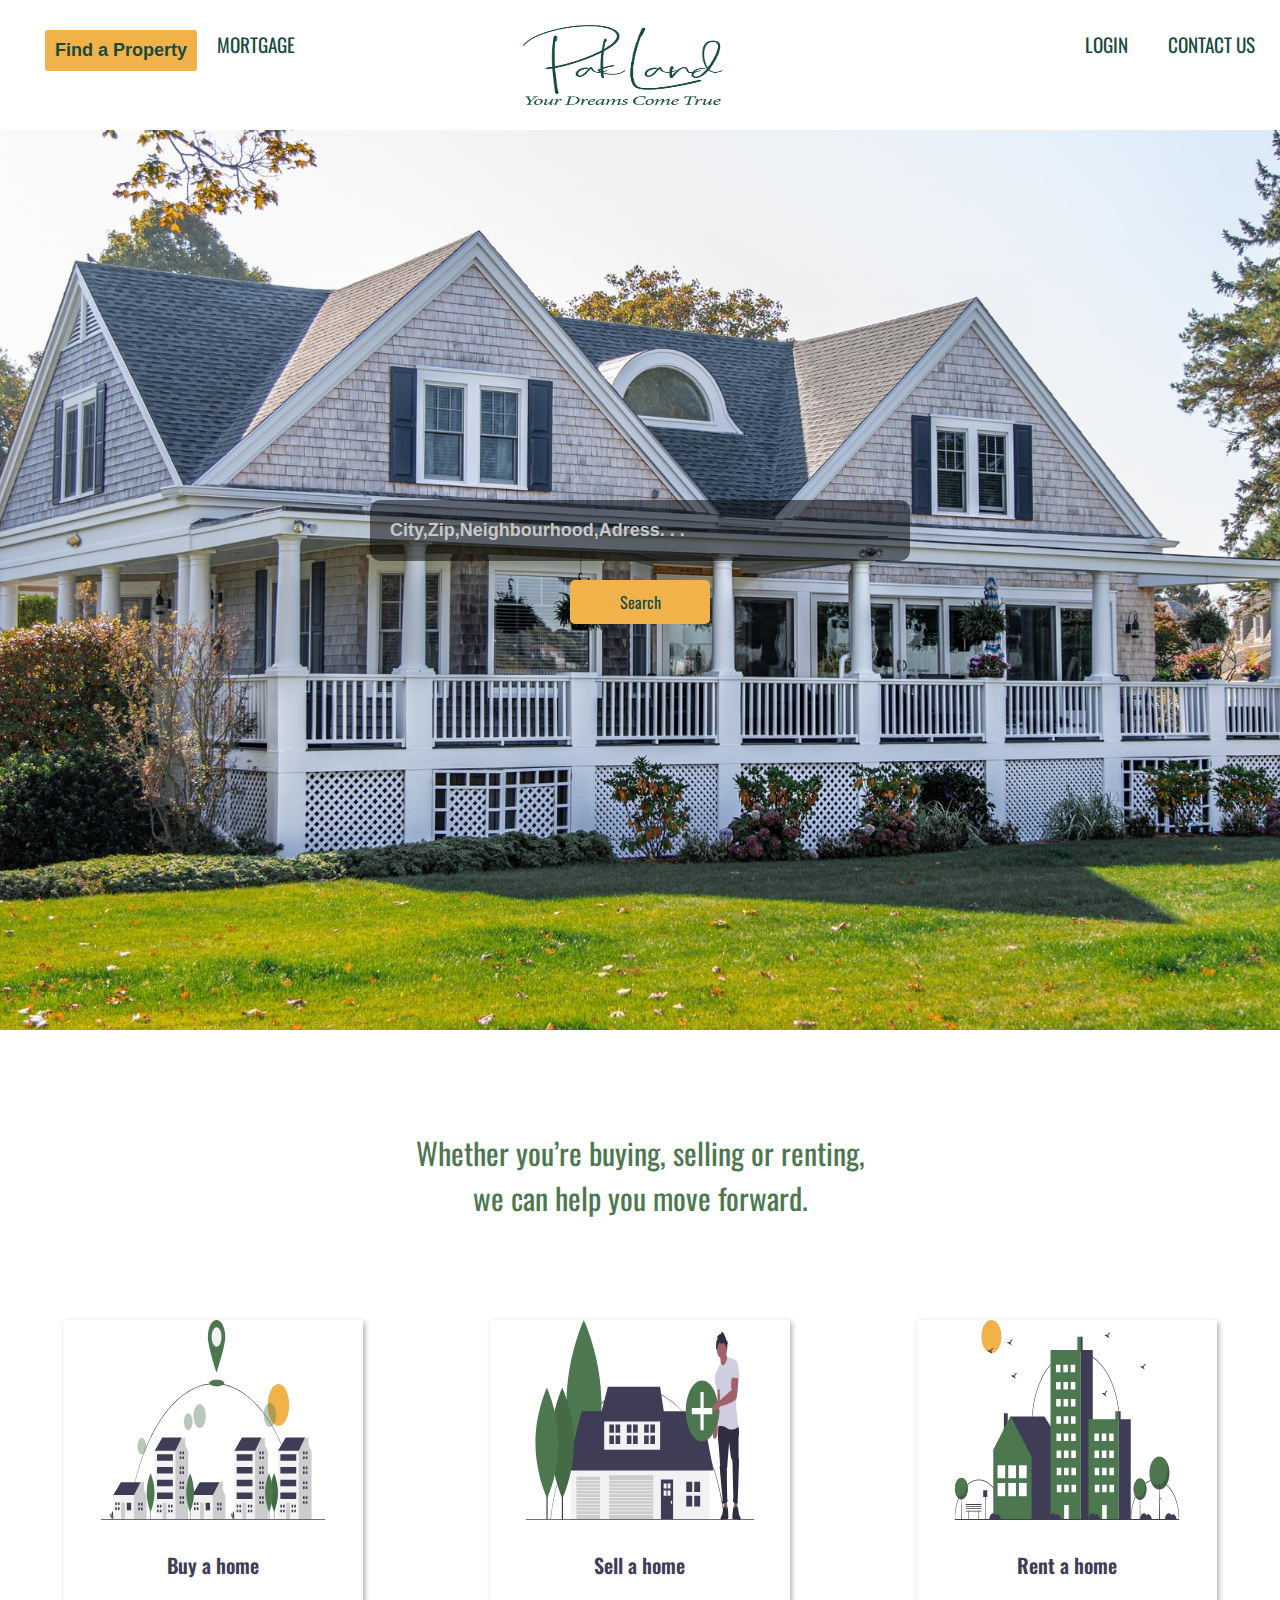
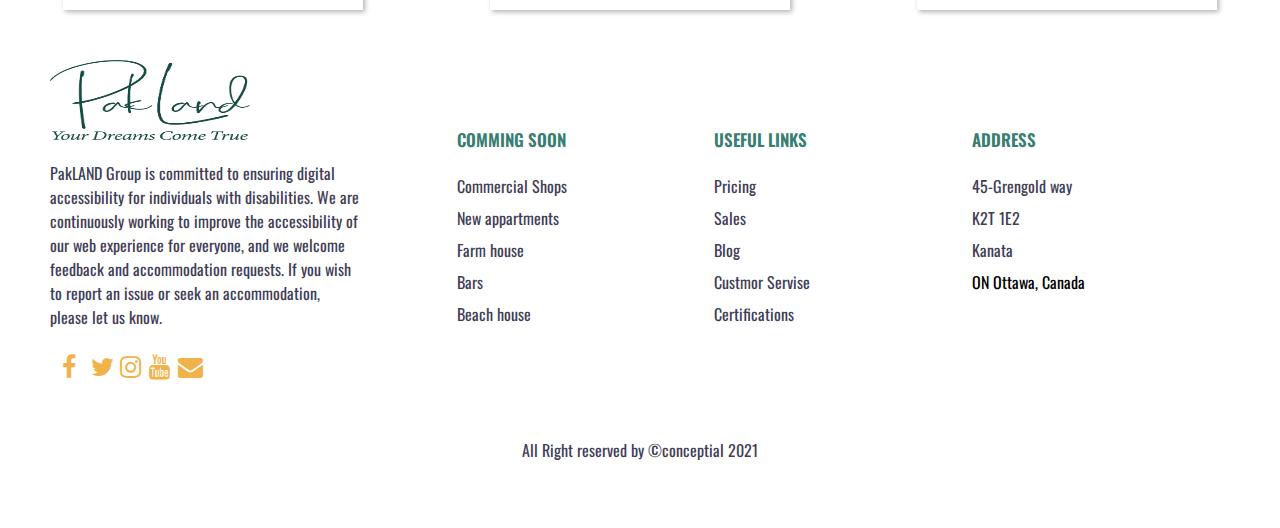
<file: index.html>
<!DOCTYPE html>
<html lang="en">
  <head>
    <meta charset="UTF-8" />
    <meta name="viewport" content="width=device-width, initial-scale=1.0" />
    <title>PakLand</title>
    <link
      rel="stylesheet"
      href="https://cdnjs.cloudflare.com/ajax/libs/font-awesome/4.7.0/css/font-awesome.min.css"
    />
    <link rel="preconnect" href="https://fonts.gstatic.com" />
    <link
      href="https://fonts.googleapis.com/css2?family=Oswald&display=swap"
      rel="stylesheet"
    />
    <link rel="stylesheet" href="./index.css">
  </head>
  <body>
    <main>

    <nav class="navbar">
      
      
      <ul class="first-content">
        <li>
          <div class="dropdown">
            <button class="dropbtn">Find a Property</button>
            <div class="dropdown-content">
            <a href="./Buy a Home.html">Buy a Home</a>
              <a href="./Sell a Home.html">Sell a Home</a>
              <a href="./Rent a Home.html">Rent a Home</a>
            </div>
          </div>
        </li>

        <li><a class="nav-left" href="./Mortgage.html">Mortgage</a></li>
        
        
      </ul>
      <a href="./index.html">
        <img
        class="logo-nav"
        src="./Images/gtrans.png"
        width="100px"
        height="200px"
        alt="PakLAND logo"
      /></a>
      <ul class="second-content">
        <li><a class="nav-right" href="./login.html">Login</a></li>
        <!-- <li><a class="nav-right" href="#">Sign up</a></li> -->
        <li><a class="nav-left" href="./contactUs.html">contact us</a></li>
      </ul>
    </nav> 
    
    <section>
      <div class="background">
        <input
          class="i-placeholder"
          type="text"
          id="search-bar1"
          placeholder="City,Zip,Neighbourhood,Adress. . ."
        />
        <!-- <input  type="text" id="search-bar2" placeholder="City,Zip,Neighbourhood,Adress. . ."> -->
        <div class="search-btn">Search</div>
      </div>
  
      <div class="heading-1">
        <p class="heading-11">
          Whether you’re buying, selling or renting,<br />
          we can help you move forward.
        </p>
      </div>
      <div class="container">
        <div class="card">
          <div class="img">
            
            <img src="./Images/search-home.svg" alt="Buy a Home card picture" />
          </div>
          <div class="top-text">
            <!-- <div class="name">Buy</div> -->
            <p>Buy a home</p>
          </div>
          <div class="bottom-text">
            <div class="text">
              Buy Your place with an immersive photo experince and the most
              listings,including things you won’t find anywhere else
            </div>
            <div class="btn">
              <a href="./Buy a Home.html">Read more</a>
            </div>
          </div>
        </div>
  
        <div class="card">
          <div class="img">
            <img src="./Images/sell-home.svg" alt="sell a Home card picture" />
          </div>
          <div class="top-text">
            <!-- <div class="name">Sell</div> -->
            <p>Sell a home</p>
          </div>
          <div class="bottom-text">
            <div class="text">
              Whether you get a cash offer through PakLAND or choose to sell
              tratitionally, we can help you navigate a successsful sale
            </div>
            <div class="btn">
              <a href="./Sell a Home.html">Read more</a>
            </div>
          </div>
        </div>
  
        <div class="card">
          <div class="img">
            <img src="./Images/rent-home.svg" alt="Buy a Home card picture" />
          </div>
          <div class="top-text">
            <!-- <div class="name">Rent</div> -->
            <p>Rent a home</p>
          </div>
          <div class="bottom-text">
            <div class="text">
              Sell Your place with an immersive photo experince and the most
              listings,including things you won’t find anywhere else
            </div>
            <div class="btn">
              <a href="./Rent a Home.html">Read more</a>
            </div>
          </div>
        </div>
      </div>
  
    </section>


    <footer class="footer">
      <div class="footer-left">
        <img class="logo-footer" src="./Images/gtrans.png" alt=" pakland logo" />
        <p>
          PakLAND Group is committed to ensuring digital accessibility for
          individuals with disabilities. We are continuously working to improve
          the accessibility of our web experience for everyone, and we welcome
          feedback and accommodation requests. If you wish to report an issue or
          seek an accommodation, please let us know.
        </p>
        <div class="socials">
          <a href="https://www.facebook.com/"><i class="fa fa-facebook"></i></a>
          <a href="https://twitter.com/?lang=en"><i class="fa fa-twitter"> </i></a>
          <a href="https://www.instagram.com/"><i class="fa fa-instagram"> </i></a>
          <a href="https://www.youtube.com/"><i class="fa fa-youtube"> </i></a>
          <a href="https://www.google.com/intl/en-GB/gmail/about/"><i class="fa fa-envelope"> </i></a>
        </div>
      </div>
      <ul class="footer-right">
        <li>
          <h2 class="bottom-heading">comming soon</h2>
          <ul class="box">
            <li><a href="#">Commercial Shops</a></li>
            <li><a href="#">New appartments</a></li>
            <li><a href="#">Farm house</a></li>
            <li><a href="#">Bars</a></li>
            <li><a href="#">Beach house</a></li>
          </ul>
        </li>
        <li class="features">
          <h2 class="bottom-heading">Useful Links</h2>
          <ul class="box">
            <li><a href="#">Pricing</a></li>
            <li><a href="#">Sales</a></li>
            <li><a href="#">Blog</a></li>
            <li><a href="#">Custmor Servise</a></li>
            <li><a href="#">Certifications</a></li>
          </ul>
        </li>
        <li>
          <h2 class="bottom-heading">Address</h2>
          <ul class="box">
            <li><a href="#">45-Grengold way</a></li>
            <li><a href="#">K2T 1E2</a></li>
            <li><a href="#">Kanata</a></li>
            <li><a href="#"></a>ON Ottawa, Canada</li>
          </ul>
        </li>
      </ul>
      <div class="footer-bottom">
        <p>All Right reserved by &copy;conceptial 2021</p>
      </div>
    </footer>
  </main>
  </body>
</html>
</file>
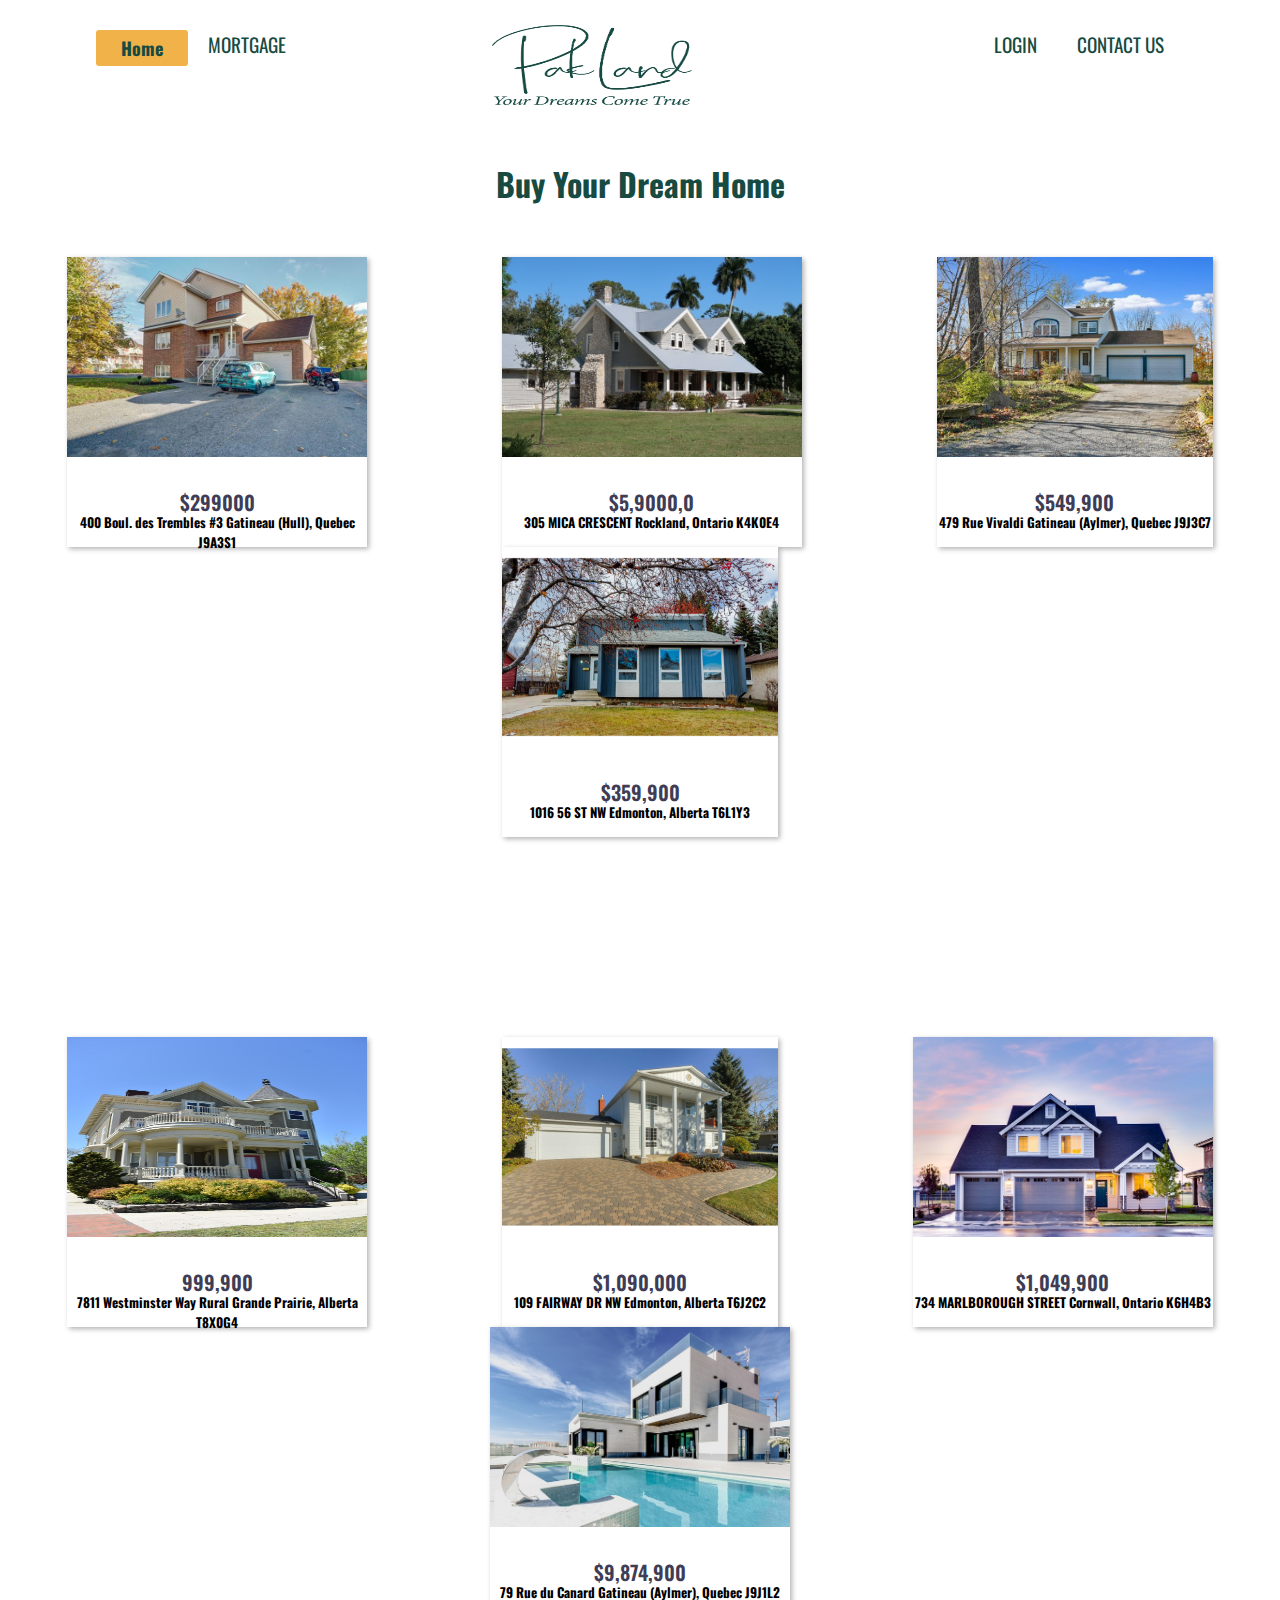
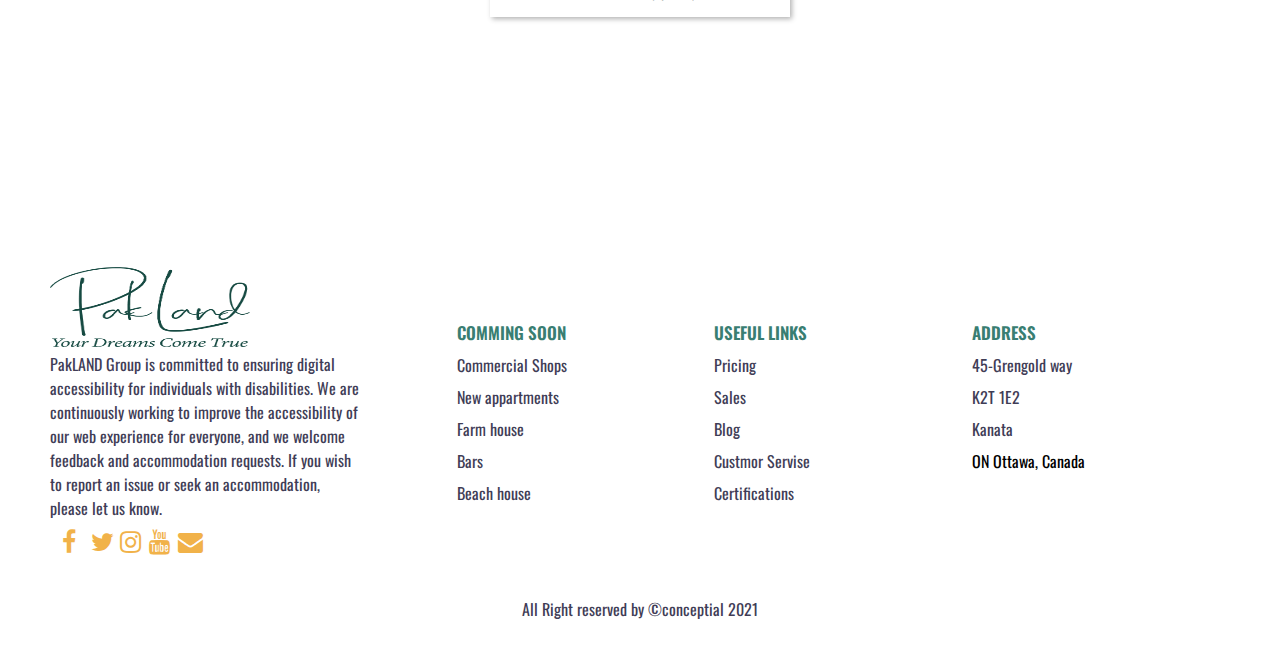
<file: Buy a Home.html>
<!DOCTYPE html>
<html lang="en">
<head>
    <meta charset="UTF-8">
    <meta http-equiv="X-UA-Compatible" content="IE=edge">
    <meta name="viewport" content="width=device-width, initial-scale=1.0">
    <title>Buy Home</title>

    <link
      rel="stylesheet"
      href="https://cdnjs.cloudflare.com/ajax/libs/font-awesome/4.7.0/css/font-awesome.min.css"
    />
    <link rel="preconnect" href="https://fonts.gstatic.com" />
    <link
      href="https://fonts.googleapis.com/css2?family=Oswald&display=swap"
      rel="stylesheet"
    />

    <link rel="stylesheet" href="./Buy,Sell,Rent.css">
</head>
<body>
    <main>
        <nav class="navbar">
     
            <ul class="first-content">
              <li>
                <div class="dropdown">
                  <a href="./index.html"> 
                    <button class="dropbtn">Home</button>
                  </a>
                 
              </li>
      
              <li><a class="nav-left" href="./Mortgage.html">Mortgage</a></li>
              
            
            </ul>
            <a href="./index.html">
              <img
              class="logo-nav"
              src="./Images/gtrans.png"
              width="100px"
              height="200px"
              alt="PakLAND logo"
            /></a>
            
            <ul class="second-content">
              <li><a class="nav-right" href="./login.html">Login</a></li>
              <!-- <li><a class="nav-right" href="#">Sign up</a></li> -->
              <li><a class="nav-left" href="./contactUs.html">contact us</a></li>
            </ul>
          </nav> 

        <section>

          <h1>Buy Your Dream Home</h1>

          <div class="container">

            <div class="card">
              <div class="img">
                
                <img src="./Images/299000.jpg" alt="Buy a Home card picture" />
              </div>
              <div class="top-text">
                <!-- <div class="name">Buy</div> -->
                <p>$299000</p>
                <h5>400 Boul. des Trembles
                    #3
                    Gatineau (Hull), Quebec J9A3S1</h5>
              </div>
              <div class="bottom-text">
                                <h2 class= "table_text">DETAILS</h2>
                <table >
                <tr>
                    <th>Facilities</th>
                    <th>Count</th>
                
                </tr>
                <tr>
                    <td>Bedroom</td>
                    <td>4</td>
                    
                </tr>
                <tr>
                    <td>Bathroom</td>
                    <td>4</td>
                    
                </tr>
                <tr>
                    <td>Furnished</td>
                    <td>Partial</td>
                    
                </tr>
                <tr>
                    <td>Basement</td>
                    <td>Yes</td>
                
                </tr>
                <tr>
                    <td>Garage</td>
                    <td>Double Door</td>
                    
                </tr>
                <tr>
                    <td>Heating,Cooling,Hydro</td>
                    <td>Yes</td>
                    
                </tr>
                <tr>
                    <td>Year Built</td>
                    <td>2020</td>
                    
                </tr>
                </table>


              </div>
            </div>
      
            <div class="card">
              <div class="img">
                
                <img src="./Images/sieuwert-otterloo-aren8nutd1Q-unsplash.jpg" alt="Buy a Home card picture" />
              </div>
              <div class="top-text">
                <!-- <div class="name">Buy</div> -->
                <p>$5,9000,0</p>
                <h5>305 MICA CRESCENT
                    Rockland, Ontario K4K0E4</h5>
              </div>
              <div class="bottom-text">
                                <h2 class= "table_text">DETAILS</h2>
                <table >
                <tr>
                    <th>Facilities</th>
                    <th>Count</th>
                
                </tr>
                <tr>
                    <td>Bedroom</td>
                    <td>5</td>
                    
                </tr>
                <tr>
                    <td>Bathroom</td>
                    <td>4</td>
                    
                </tr>
                <tr>
                    <td>Furnished</td>
                    <td>Yes</td>
                    
                </tr>
                <tr>
                    <td>Basement</td>
                    <td>Yes</td>
                
                </tr>
                <tr>
                    <td>Garage</td>
                    <td>Double Door</td>
                    
                </tr>
                <tr>
                    <td>Heating,Cooling,Hydro</td>
                    <td>Yes</td>
                    
                </tr>
                <tr>
                    <td>Year Built</td>
                    <td>2008</td>
                    
                </tr>
                </table>


              </div>
            </div>
      
            <div class="card">
                <div class="img">
                  
                  <img src="./Images/549900.jpg" alt="Buy a Home card picture" />
                </div>
                <div class="top-text">
                  <!-- <div class="name">Buy</div> -->
                  <p>$549,900</p>
                  <h5>479 Rue Vivaldi
                    Gatineau (Aylmer), Quebec J9J3C7</h5>
                </div>
                <div class="bottom-text">
                                  <h2 class= "table_text">DETAILS</h2>
                  <table >
                  <tr>
                      <th>Facilities</th>
                      <th>Count</th>
                  
                  </tr>
                  <tr>
                      <td>Bedroom</td>
                      <td>4</td>
                      
                  </tr>
                  <tr>
                      <td>Bathroom</td>
                      <td>4</td>
                      
                  </tr>
                  <tr>
                      <td>Furnished</td>
                      <td>Partial</td>
                      
                  </tr>
                  <tr>
                      <td>Basement</td>
                      <td>Yes</td>
                  
                  </tr>
                  <tr>
                      <td>Garage</td>
                      <td>Double Door</td>
                      
                  </tr>
                  <tr>
                      <td>Heating,Cooling,Hydro</td>
                      <td>Yes</td>
                      
                  </tr>
                  <tr>
                      <td>Year Built</td>
                      <td>2020</td>
                      
                  </tr>
                  </table>
  
  
                </div>
              </div>

              <div class="card">
                <div class="img">
                  
                  <img src="./Images/359900.jpg" alt="Buy a Home card picture" />
                </div>
                <div class="top-text">
                  <!-- <div class="name">Buy</div> -->
                  <p>$359,900</p>
                  <h5>1016 56 ST NW
                    Edmonton, Alberta T6L1Y3</h5>
                </div>
                <div class="bottom-text">
                                  <h2 class= "table_text">DETAILS</h2>
                  <table >
                  <tr>
                      <th>Facilities</th>
                      <th>Count</th>
                  
                  </tr>
                  <tr>
                      <td>Bedroom</td>
                      <td>4</td>
                      
                  </tr>
                  <tr>
                      <td>Bathroom</td>
                      <td>4</td>
                      
                  </tr>
                  <tr>
                      <td>Furnished</td>
                      <td>Partial</td>
                      
                  </tr>
                  <tr>
                      <td>Basement</td>
                      <td>Yes</td>
                  
                  </tr>
                  <tr>
                      <td>Garage</td>
                      <td>Double Door</td>
                      
                  </tr>
                  <tr>
                      <td>Heating,Cooling,Hydro</td>
                      <td>Yes</td>
                      
                  </tr>
                  <tr>
                      <td>Year Built</td>
                      <td>2020</td>
                      
                  </tr>
                  </table>
  
  
                </div>
              </div>

          </div>
      


          <div class="container">

            <div class="card">
              <div class="img">
                
                <img src="./Images/buy_3.jpg" alt="Buy a Home card picture" />
              </div>
              <div class="top-text">
                <!-- <div class="name">Buy</div> -->
                <p>999,900</p>
                <h5>7811 Westminster Way
                    Rural Grande Prairie, Alberta T8X0G4</h5>
              </div>
              <div class="bottom-text">
                                <h2 class= "table_text">DETAILS</h2>
                <table >
                <tr>
                    <th>Facilities</th>0
                    <th>Count</th>
                
                </tr>
                <tr>
                    <td>Bedroom</td>
                    <td>4</td>
                    
                </tr>
                <tr>
                    <td>Bathroom</td>
                    <td>3</td>
                    
                </tr>
                <tr>
                    <td>Furnished</td>
                    <td>Partial</td>
                    
                </tr>
                <tr>
                    <td>Basement</td>
                    <td>Yes</td>
                
                </tr>
                <tr>
                    <td>Garage</td>
                    <td>Double Door</td>
                    
                </tr>
                <tr>
                    <td>Heating,Cooling,Hydro</td>
                    <td>Yes</td>
                    
                </tr>
                <tr>
                    <td>Year Built</td>
                    <td>2020</td>
                    
                </tr>
                </table>


              </div>
            </div>
      
            <div class="card">
              <div class="img">
                
                <img src="./Images/1090000.jpg" alt="Buy a Home card picture" />
              </div>
              <div class="top-text">
                <!-- <div class="name">Buy</div> -->
                <p>$1,090,000</p>
                <h5>109 FAIRWAY DR NW
                    Edmonton, Alberta T6J2C2</h5>
              </div>
              <div class="bottom-text">
                                <h2 class= "table_text">DETAILS</h2>
                <table >
                <tr>
                    <th>Facilities</th>
                    <th>Count</th>
                
                </tr>
                <tr>
                    <td>Bedroom</td>
                    <td>5</td>
                    
                </tr>
                <tr>
                    <td>Bathroom</td>
                    <td>4</td>
                    
                </tr>
                <tr>
                    <td>Furnished</td>
                    <td>yes</td>
                    
                </tr>
                <tr>
                    <td>Basement</td>
                    <td>Yes</td>
                
                </tr>
                <tr>
                    <td>Garage</td>
                    <td>Double Door</td>
                    
                </tr>
                <tr>
                    <td>Heating,Cooling,Hydro</td>
                    <td>Yes</td>
                    
                </tr>
                <tr>
                    <td>Year Built</td>
                    <td>2012</td>
                    
                </tr>
                </table>


              </div>
            </div>
      
            <div class="card">
                <div class="img">
                  
                  <img src="./Images/Buy_1.jpg" alt="Buy a Home card picture" />
                </div>
                <div class="top-text">
                  <!-- <div class="name">Buy</div> -->
                  <p>$1,049,900</p>
                  <h5>734 MARLBOROUGH STREET
                    Cornwall, Ontario K6H4B3</h5>
                </div>
                <div class="bottom-text">
                                  <h2 class= "table_text">DETAILS</h2>
                  <table >
                  <tr>
                      <th>Facilities</th>
                      <th>Count</th>
                  
                  </tr>
                  <tr>
                      <td>Bedroom</td>
                      <td>4</td>
                      
                  </tr>
                  <tr>
                      <td>Bathroom</td>
                      <td>3</td>
                      
                  </tr>
                  <tr>
                      <td>Furnished</td>
                      <td>No</td>
                      
                  </tr>
                  <tr>
                      <td>Basement</td>
                      <td>Yes</td>
                  
                  </tr>
                  <tr>
                      <td>Garage</td>
                      <td>Double</td>
                      
                  </tr>
                  <tr>
                      <td>Heating,Cooling,Hydro</td>
                      <td>Yes</td>
                      
                  </tr>
                  <tr>
                      <td>Year Built</td>
                      <td>2011</td>
                      
                  </tr>
                  </table>
  
  
                </div>
              </div>

              <div class="card">
                <div class="img">
                  
                  <img src="./Images/Buy_2.jpg" alt="Buy a Home card picture" />
                </div>
                <div class="top-text">
                  <!-- <div class="name">Buy</div> -->
                  <p>$9,874,900</p>
                  <h5>79 Rue du Canard
                    Gatineau (Aylmer), Quebec J9J1L2</h5>
                </div>
                <div class="bottom-text">
                                  <h2 class= "table_text">DETAILS</h2>
                  <table >
                  <tr>
                      <th>Facilities</th>
                      <th>Count</th>
                  
                  </tr>
                  <tr>
                      <td>Bedroom</td>
                      <td>4</td>
                      
                  </tr>
                  <tr>
                      <td>Bathroom</td>
                      <td>4</td>
                      
                  </tr>
                  <tr>
                      <td>Furnished</td>
                      <td>Yes</td>
                      
                  </tr>
                  <tr>
                      <td>Basement</td>
                      <td>Yes</td>
                  
                  </tr>
                  <tr>
                      <td>Garage</td>
                      <td>Double Door</td>
                      
                  </tr>
                  <tr>
                      <td>Heating,Cooling,Hydro</td>
                      <td>Yes</td>
                      
                  </tr>
                  <tr>
                      <td>Year Built</td>
                      <td>2020</td>
                      
                  </tr>
                  </table>
  
  
                </div>
              </div>

          </div>
      
        </section>
      

          <footer class="footer">
            <div class="footer-left">
              <img class="logo-footer" src="./Images/gtrans.png" alt=" pakland logo" />
              <p>
                PakLAND Group is committed to ensuring digital accessibility for
                individuals with disabilities. We are continuously working to improve
                the accessibility of our web experience for everyone, and we welcome
                feedback and accommodation requests. If you wish to report an issue or
                seek an accommodation, please let us know.
              </p>
              <div class="socials">
                <a href="https://www.facebook.com/"><i class="fa fa-facebook"></i></a>
                <a href="https://twitter.com/?lang=en"><i class="fa fa-twitter"> </i></a>
                <a href="https://www.instagram.com/"><i class="fa fa-instagram"> </i></a>
                <a href="https://www.youtube.com/"><i class="fa fa-youtube"> </i></a>
                <a href="https://www.google.com/intl/en-GB/gmail/about/"><i class="fa fa-envelope"> </i></a>
              </div>
            </div>
            <ul class="footer-right">
              <li>
                <h2 class="bottom-heading">comming soon</h2>
                <ul class="box">
                  <li><a href="#">Commercial Shops</a></li>
                  <li><a href="#">New appartments</a></li>
                  <li><a href="#">Farm house</a></li>
                  <li><a href="#">Bars</a></li>
                  <li><a href="#">Beach house</a></li>
                </ul>
              </li>
              <li class="features">
                <h2 class="bottom-heading">Useful Links</h2>
                <ul class="box">
                  <li><a href="#">Pricing</a></li>
                  <li><a href="#">Sales</a></li>
                  <li><a href="#">Blog</a></li>
                  <li><a href="#">Custmor Servise</a></li>
                  <li><a href="#">Certifications</a></li>
                </ul>
              </li>
              <li>
                <h2 class="bottom-heading">Address</h2>
                <ul class="box">
                  <li><a href="#">45-Grengold way</a></li>
                  <li><a href="#">K2T 1E2</a></li>
                  <li><a href="#">Kanata</a></li>
                  <li><a href="#"></a>ON Ottawa, Canada</li>
                </ul>
              </li>
            </ul>
            <div class="footer-bottom">
              <p>All Right reserved by &copy;conceptial 2021</p>
            </div>
          </footer>
      

    </main>
</body>
</html>
</file>
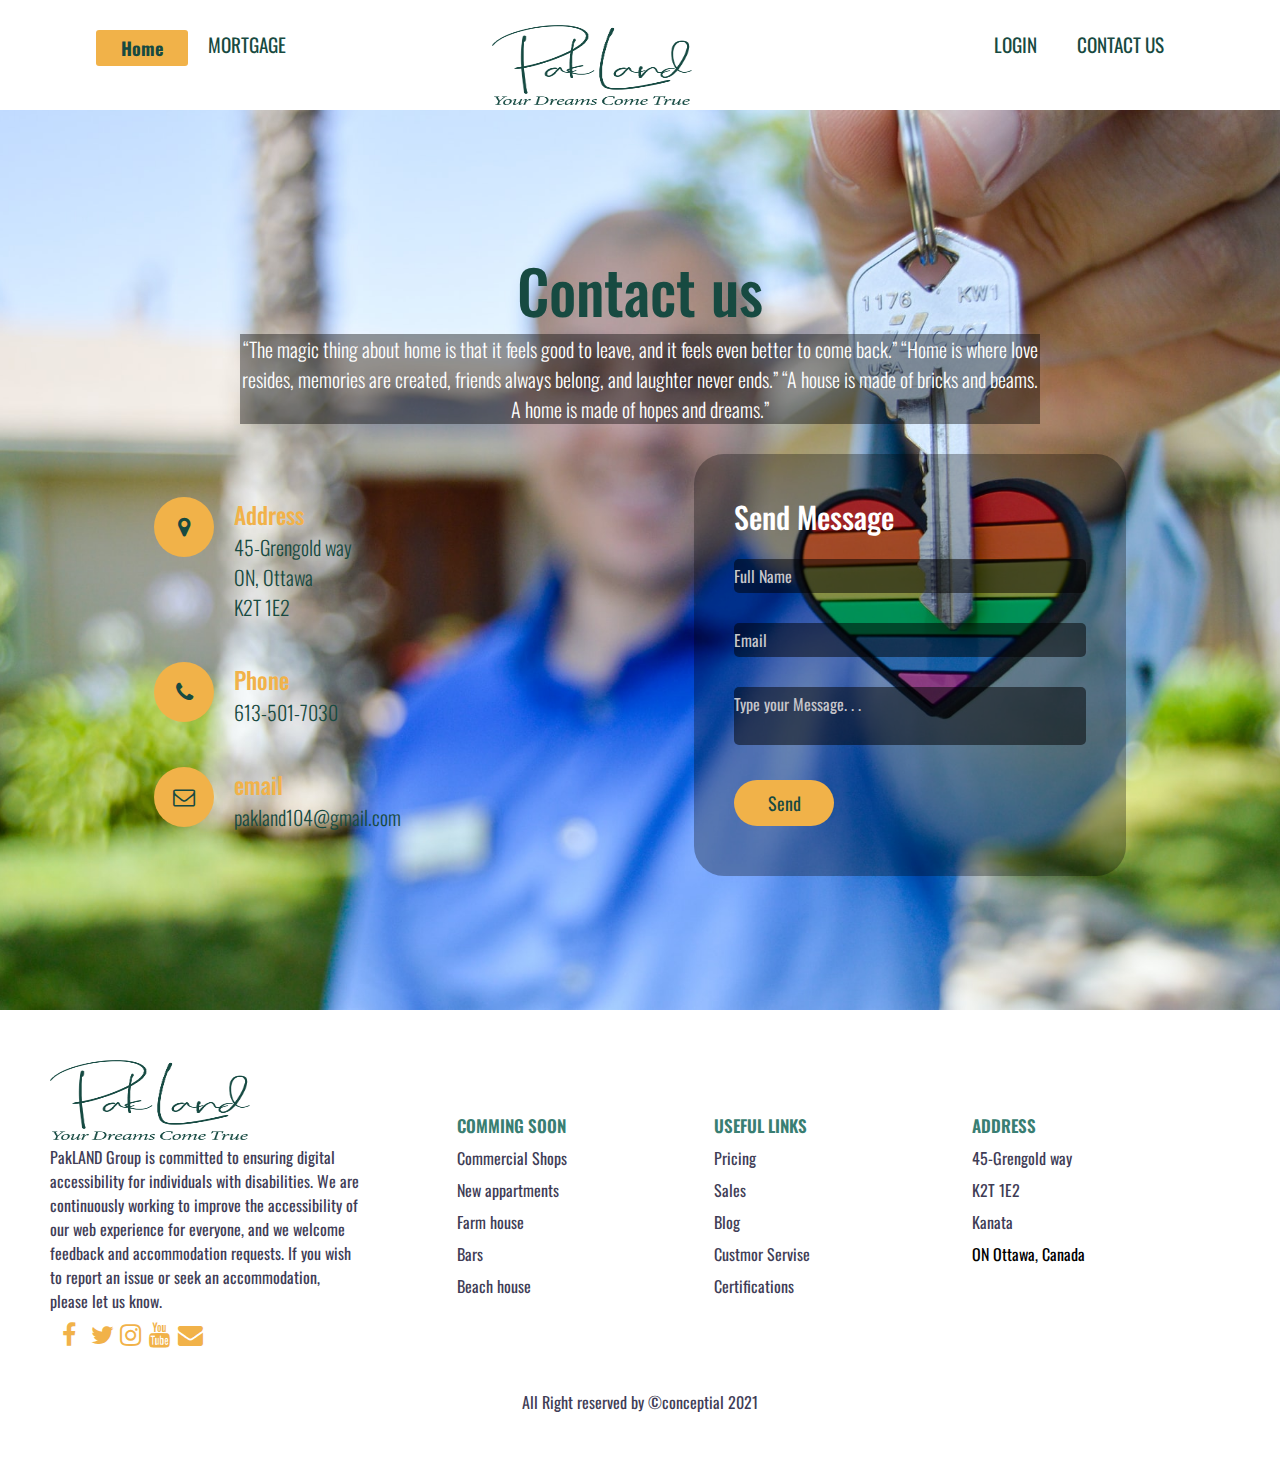
<file: contactUs.html>
<!DOCTYPE html>
<html lang="en">
<head>
  <meta charset="UTF-8">
  <meta http-equiv="X-UA-Compatible" content="IE=edge">
  <meta name="viewport" content="width=device-width, initial-scale=1.0">

  <link
  href="https://fonts.googleapis.com/css2?family=Oswald&display=swap"
  rel="stylesheet"
/>
<link rel="stylesheet" href="https://stackpath.bootstrapcdn.com/font-awesome/4.7.0/css/font-awesome.min.css">

<!-- <link rel="stylesheet" href=" https://fonts.googleapis.com/css2?family=poopins:wght@200;300;400;500;600;700;800;900&display=swap) -->
<link
      href="https://fonts.googleapis.com/css2?family=Oswald&display=swap"
      rel="stylesheet"
    />
  <title>Contact Us</title>
<link rel="stylesheet" href="./contactUs.css">
</head>
<body>
  
  <main>

    <nav class="navbar">
     
      <ul class="first-content">
        <li>
          <div class="dropdown">
            <a href="./index.html"> 
              <button class="dropbtn">Home</button>
            </a>
           
        </li>

        <li><a class="nav-left" href="./Mortgage.html">Mortgage</a></li>
        
      
      </ul>
      <a href="./index.html">
        <img
        class="logo-nav"
        src="./Images/gtrans.png"
        width="100px"
        height="200px"
        alt="PakLAND logo"
      /></a>
      
      <ul class="second-content">
        <li><a class="nav-right" href="./login.html">Login</a></li>
        <!-- <li><a class="nav-right" href="#">Sign up</a></li> -->
        <li><a class="nav-left" href="./contactUs.html">contact us</a></li>
      </ul>
    </nav> 


    <section class="contact">
      <div class="content">
        <h2>Contact us</h2>
        <p>“The magic thing about home is that it feels good to leave, and it feels even better to come back.” “Home is where love resides, memories are created, friends always belong, and laughter never ends.” “A house is made of bricks and beams. A home is made of hopes and dreams.”</p>

      </div>
      <div class="container">
        <div class="contactInfo">
          <div class="box">
            <div class="icon"><i class="fa fa-map-marker" aria-hidden="true"></i></div>
            <div class="text">
              <h3>Address</h3>
              <p>45-Grengold way <br> ON, Ottawa <br>K2T 1E2  </p>
            </div>
          </div>
          <div class="box">
            <div class="icon"><i class="fa fa-phone" aria-hidden="true"></i></div>
            <div class="text">
              <h3>Phone</h3>
              <p>613-501-7030 </p>
            </div>
          </div>
          <div class="box">
            <div class="icon"><i class="fa fa-envelope-o" aria-hidden="true"></i></div>
            <div class="text">
              <h3>email</h3>
              <p>pakland104@gmail.com  </p>
            </div>
          </div>
        </div>
        <div class="contactForm">
          <form action="mailto:pakland104@gmail.com" method="post" enctype="text/plain">
            <h2>Send Message</h2>

            <div class="inputBox">
              <input type="text" name="" required="required">
              <span>Full Name</span>
            </div>

            <div class="inputBox">
              <input type="email" name="" required="required">
              <span>Email</span>
            </div>

            <div class="inputBox">
              <textarea required="required"></textarea>
              <span>Type your Message. . .</span>
            </div>

            <div class="inputBox">
            <input type="submit" name="" value="Send">

          </form>
        </div>
      </div>
    </section>
    
    <footer class="footer">
      <div class="footer-left">
        <img class="logo-footer" src="./Images/gtrans.png" alt=" pakland logo" />
        <p>
          PakLAND Group is committed to ensuring digital accessibility for
          individuals with disabilities. We are continuously working to improve
          the accessibility of our web experience for everyone, and we welcome
          feedback and accommodation requests. If you wish to report an issue or
          seek an accommodation, please let us know.
        </p>
        <div class="socials">
          <a href="https://www.facebook.com/"><i class="fa fa-facebook"></i></a>
          <a href="https://twitter.com/?lang=en"><i class="fa fa-twitter"> </i></a>
          <a href="https://www.instagram.com/"><i class="fa fa-instagram"> </i></a>
          <a href="https://www.youtube.com/"><i class="fa fa-youtube"> </i></a>
          <a href="https://www.google.com/intl/en-GB/gmail/about/"><i class="fa fa-envelope"> </i></a>
        </div>
      </div>
      <ul class="footer-right">
        <li>
          <h2 class="bottom-heading">comming soon</h2>
          <ul class="box">
            <li><a href="#">Commercial Shops</a></li>
            <li><a href="#">New appartments</a></li>
            <li><a href="#">Farm house</a></li>
            <li><a href="#">Bars</a></li>
            <li><a href="#">Beach house</a></li>
          </ul>
        </li>
        <li class="features">
          <h2 class="bottom-heading">Useful Links</h2>
          <ul class="box">
            <li><a href="#">Pricing</a></li>
            <li><a href="#">Sales</a></li>
            <li><a href="#">Blog</a></li>
            <li><a href="#">Custmor Servise</a></li>
            <li><a href="#">Certifications</a></li>
          </ul>
        </li>
        <li>
          <h2 class="bottom-heading">Address</h2>
          <ul class="box">
            <li><a href="#">45-Grengold way</a></li>
            <li><a href="#">K2T 1E2</a></li>
            <li><a href="#">Kanata</a></li>
            <li><a href="#"></a>ON Ottawa, Canada</li>
          </ul>
        </li>
      </ul>
      <div class="footer-bottom">
        <p>All Right reserved by &copy;conceptial 2021</p>
      </div>
    </footer>

  </main>
</body>
</html>
</file>
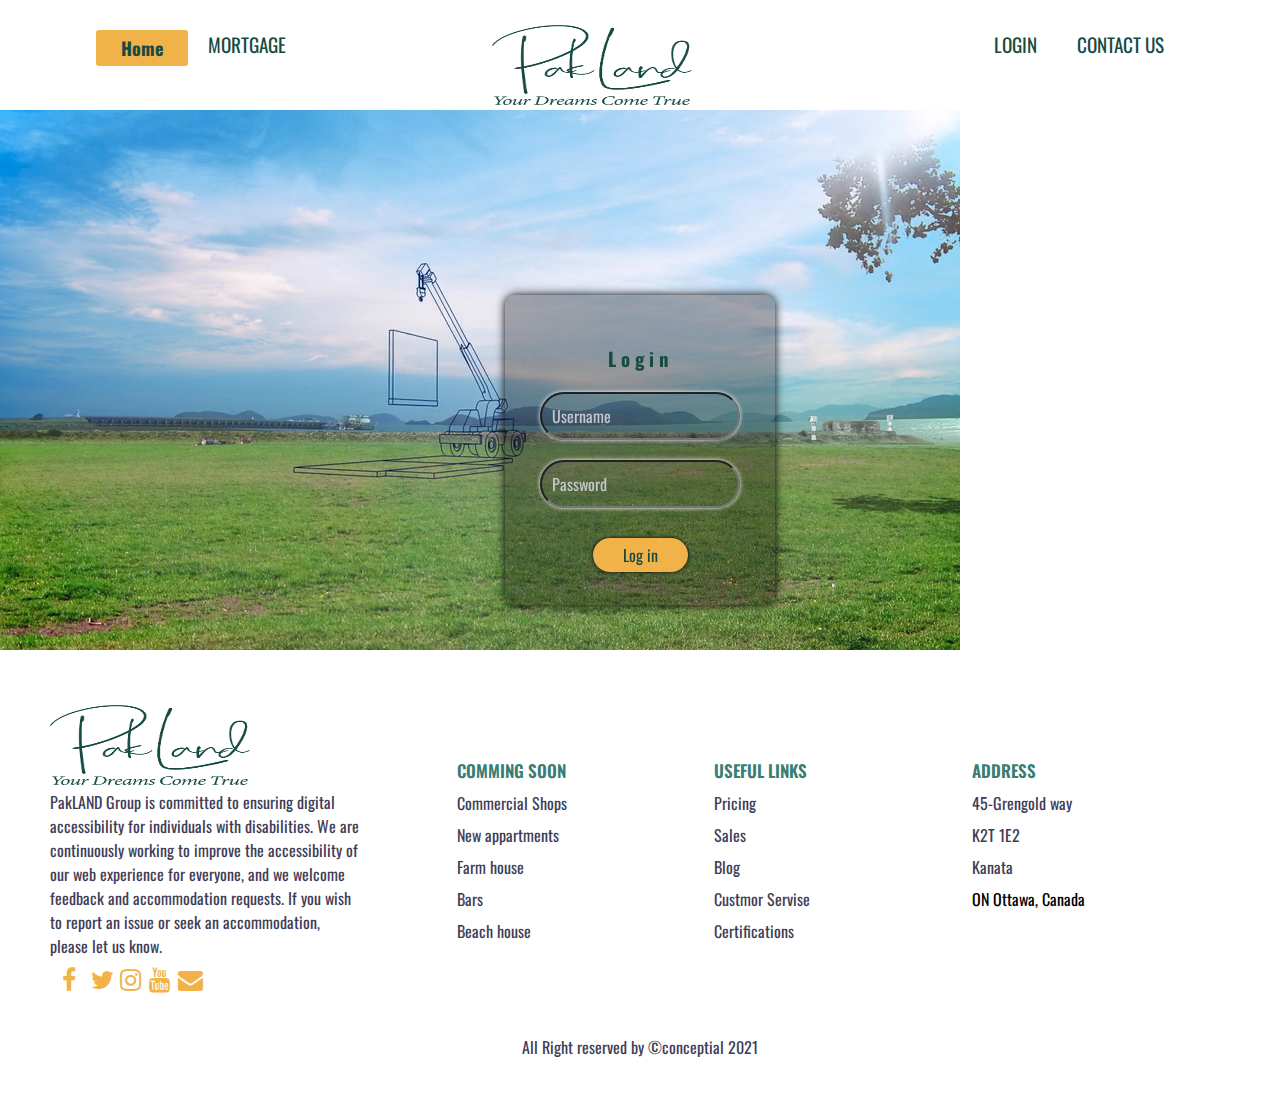
<file: login.html>
<!DOCTYPE html>
<html lang="en">
  <head>
    <meta charset="UTF-8" />
    <meta name="viewport" content="width=device-width, initial-scale=1.0" />
    <title>Login</title>
    <link rel="stylesheet" href="" />
    <!-- <link
      href="https://fonts.googleapis.com/css2?family=Oswald&display=swap"
      rel="stylesheet"
    /> -->

    <link
  href="https://fonts.googleapis.com/css2?family=Oswald&display=swap"
  rel="stylesheet"
/>
<link rel="stylesheet" href="https://stackpath.bootstrapcdn.com/font-awesome/4.7.0/css/font-awesome.min.css">

<link rel="stylesheet" href="./login.css">

  </head>
  <body>

   <main>
    <nav class="navbar">
     
      <ul class="first-content">
        <li>
          <div class="dropdown">
            <a href="./index.html"> 
              <button class="dropbtn">Home</button>
            </a>
           
        </li>

        <li><a class="nav-left" href="./Mortgage.html">Mortgage</a></li>
    
      
      </ul>
      <a href="./index.html">
        <img
        class="logo-nav"
        src="./Images/gtrans.png"
        width="100px"
        height="200px"
        alt="PakLAND logo"
      /></a>
      
      <ul class="second-content">
        <li><a class="nav-right" href="./login.html">Login</a></li>
        <!-- <li><a class="nav-right" href="#">Sign up</a></li> -->
        <li><a class="nav-left" href="./contactUs.html">contact us</a></li>
      </ul>
    </nav> 

    <section>

      <video class="live-video" autoplay muted loop>
        <source src="./Images/Home - 31290.mp4" />
      </video>

    <div class="container">
      <div class="login-form">
        <div class="login">
          <h3>Login</h3>
        </div>
        
        <input class="i-placeholder" type="text" placeholder="Username" required />
        <input class="i-placeholder" type="password" placeholder="Password" required />
        
        <div class="btn">Log in</div>
      </div>
    </div>

    </section>
    
    
    <footer class="footer">
      <div class="footer-left">
        <img class="logo-footer" src="./Images/gtrans.png" alt=" pakland logo" />
        <p>
          PakLAND Group is committed to ensuring digital accessibility for
          individuals with disabilities. We are continuously working to improve
          the accessibility of our web experience for everyone, and we welcome
          feedback and accommodation requests. If you wish to report an issue or
          seek an accommodation, please let us know.
        </p>
        <div class="socials">
          <a href="https://www.facebook.com/"><i class="fa fa-facebook"></i></a>
          <a href="https://twitter.com/?lang=en"><i class="fa fa-twitter"> </i></a>
          <a href="https://www.instagram.com/"><i class="fa fa-instagram"> </i></a>
          <a href="https://www.youtube.com/"><i class="fa fa-youtube"> </i></a>
          <a href="https://www.google.com/intl/en-GB/gmail/about/"><i class="fa fa-envelope"> </i></a>
        </div>
      </div>
      <ul class="footer-right">
        <li>
          <h2 class="bottom-heading">comming soon</h2>
          <ul class="box">
            <li><a href="#">Commercial Shops</a></li>
            <li><a href="#">New appartments</a></li>
            <li><a href="#">Farm house</a></li>
            <li><a href="#">Bars</a></li>
            <li><a href="#">Beach house</a></li>
          </ul>
        </li>
        <li class="features">
          <h2 class="bottom-heading">Useful Links</h2>
          <ul class="box">
            <li><a href="#">Pricing</a></li>
            <li><a href="#">Sales</a></li>
            <li><a href="#">Blog</a></li>
            <li><a href="#">Custmor Servise</a></li>
            <li><a href="#">Certifications</a></li>
          </ul>
        </li>
        <li>
          <h2 class="bottom-heading">Address</h2>
          <ul class="box">
            <li><a href="#">45-Grengold way</a></li>
            <li><a href="#">K2T 1E2</a></li>
            <li><a href="#">Kanata</a></li>
            <li><a href="#"></a>ON Ottawa, Canada</li>
          </ul>
        </li>
      </ul>
      <div class="footer-bottom">
        <p>All Right reserved by &copy;conceptial 2021</p>
      </div>
    </footer>

   </main>

  </body>
</html>
</file>
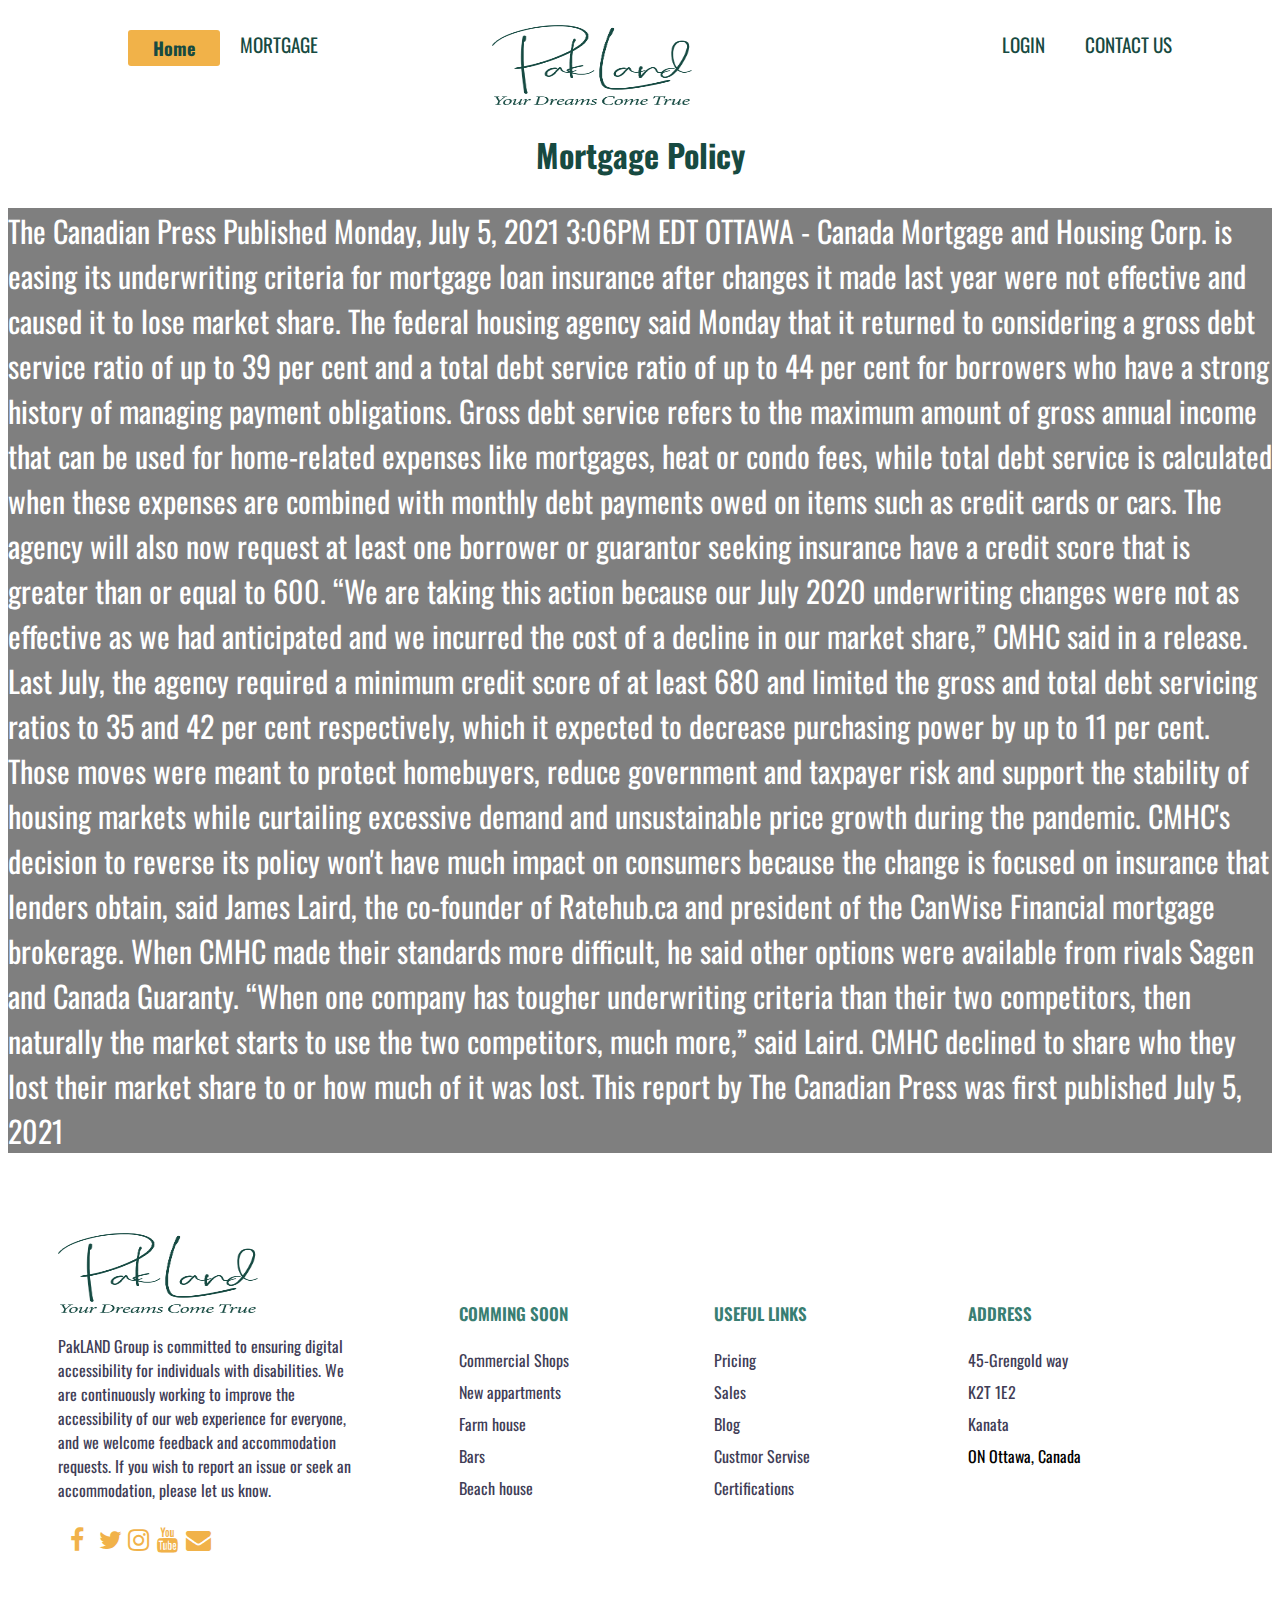
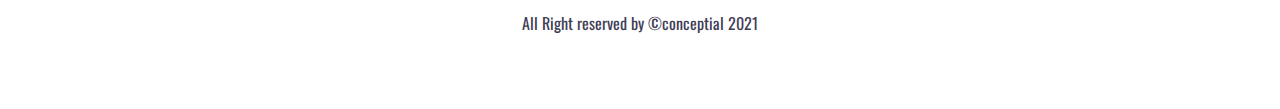
<file: Mortgage.html>
<!DOCTYPE html>
<html lang="en">
<head>
    <meta charset="UTF-8">
    <meta http-equiv="X-UA-Compatible" content="IE=edge">
    <meta name="viewport" content="width=device-width, initial-scale=1.0">
    <title>Buy Home</title>

    <link
      rel="stylesheet"
      href="https://cdnjs.cloudflare.com/ajax/libs/font-awesome/4.7.0/css/font-awesome.min.css"
    />
    <link rel="preconnect" href="https://fonts.gstatic.com" />
    <link
      href="https://fonts.googleapis.com/css2?family=Oswald&display=swap"
      rel="stylesheet"
    />

    <link rel="stylesheet" href="./Mortgage.css">
</head>
<body>
    <main>
        <nav class="navbar">
     
            <ul class="first-content">
              <li>
                <div class="dropdown">
                  <a href="./index.html"> 
                    <button class="dropbtn">Home</button>
                  </a>
                 
              </li>
      
              <li><a class="nav-left" href="#">Mortgage</a></li>
              
            
            </ul>
            <a href="./index.html">
              <img
              class="logo-nav"
              src="./Images/gtrans.png"
              width="100px"
              height="200px"
              alt="PakLAND logo"
            /></a>
            
            <ul class="second-content">
              <li><a class="nav-right" href="./login.html">Login</a></li>
              <!-- <li><a class="nav-right" href="#">Sign up</a></li> -->
              <li><a class="nav-left" href="./contactUs.html">contact us</a></li>
            </ul>
          </nav> 

          <section>

            <h1>Mortgage Policy</h1>
            <div class="content">
                <p>The Canadian Press
                    Published Monday, July 5, 2021 3:06PM EDT
                    OTTAWA - Canada Mortgage and Housing Corp. is easing its underwriting criteria for mortgage loan insurance after changes it made last year were not effective and caused it to lose market share.
                    
                    The federal housing agency said Monday that it returned to considering a gross debt service ratio of up to 39 per cent and a total debt service ratio of up to 44 per cent for borrowers who have a strong history of managing payment obligations.
                    
                    Gross debt service refers to the maximum amount of gross annual income that can be used for home-related expenses like mortgages, heat or condo fees, while total debt service is calculated when these expenses are combined with monthly debt payments owed on items such as credit cards or cars.
                    
                    The agency will also now request at least one borrower or guarantor seeking insurance have a credit score that is greater than or equal to 600.
                    
                    “We are taking this action because our July 2020 underwriting changes were not as effective as we had anticipated and we incurred the cost of a decline in our market share,” CMHC said in a release.
                    
                    Last July, the agency required a minimum credit score of at least 680 and limited the gross and total debt servicing ratios to 35 and 42 per cent respectively, which it expected to decrease purchasing power by up to 11 per cent.
                    
                    Those moves were meant to protect homebuyers, reduce government and taxpayer risk and support the stability of housing markets while curtailing excessive demand and unsustainable price growth during the pandemic.
                    
                    CMHC's decision to reverse its policy won't have much impact on consumers because the change is focused on insurance that lenders obtain, said James Laird, the co-founder of Ratehub.ca and president of the CanWise Financial mortgage brokerage.
                    
                    When CMHC made their standards more difficult, he said other options were available from rivals Sagen and Canada Guaranty.
                    
                    “When one company has tougher underwriting criteria than their two competitors, then naturally the market starts to use the two competitors, much more,” said Laird.
                    
                    CMHC declined to share who they lost their market share to or how much of it was lost.
                    
                    This report by The Canadian Press was first published July 5, 2021
                    
                    </p>
            </div>
          </section>
      

          <footer class="footer">
            <div class="footer-left">
              <img class="logo-footer" src="./Images/gtrans.png" alt=" pakland logo" />
              <p>
                PakLAND Group is committed to ensuring digital accessibility for
                individuals with disabilities. We are continuously working to improve
                the accessibility of our web experience for everyone, and we welcome
                feedback and accommodation requests. If you wish to report an issue or
                seek an accommodation, please let us know.
              </p>
              <div class="socials">
                <a href="https://www.facebook.com/"><i class="fa fa-facebook"></i></a>
                <a href="https://twitter.com/?lang=en"><i class="fa fa-twitter"> </i></a>
                <a href="https://www.instagram.com/"><i class="fa fa-instagram"> </i></a>
                <a href="https://www.youtube.com/"><i class="fa fa-youtube"> </i></a>
                <a href="https://www.google.com/intl/en-GB/gmail/about/"><i class="fa fa-envelope"> </i></a>
              </div>
            </div>
            <ul class="footer-right">
              <li>
                <h2 class="bottom-heading">comming soon</h2>
                <ul class="box">
                  <li><a href="#">Commercial Shops</a></li>
                  <li><a href="#">New appartments</a></li>
                  <li><a href="#">Farm house</a></li>
                  <li><a href="#">Bars</a></li>
                  <li><a href="#">Beach house</a></li>
                </ul>
              </li>
              <li class="features">
                <h2 class="bottom-heading">Useful Links</h2>
                <ul class="box">
                  <li><a href="#">Pricing</a></li>
                  <li><a href="#">Sales</a></li>
                  <li><a href="#">Blog</a></li>
                  <li><a href="#">Custmor Servise</a></li>
                  <li><a href="#">Certifications</a></li>
                </ul>
              </li>
              <li>
                <h2 class="bottom-heading">Address</h2>
                <ul class="box">
                  <li><a href="#">45-Grengold way</a></li>
                  <li><a href="#">K2T 1E2</a></li>
                  <li><a href="#">Kanata</a></li>
                  <li><a href="#"></a>ON Ottawa, Canada</li>
                </ul>
              </li>
            </ul>
            <div class="footer-bottom">
              <p>All Right reserved by &copy;conceptial 2021</p>
            </div>
          </footer>
      

    </main>
</body>
</html>
</file>
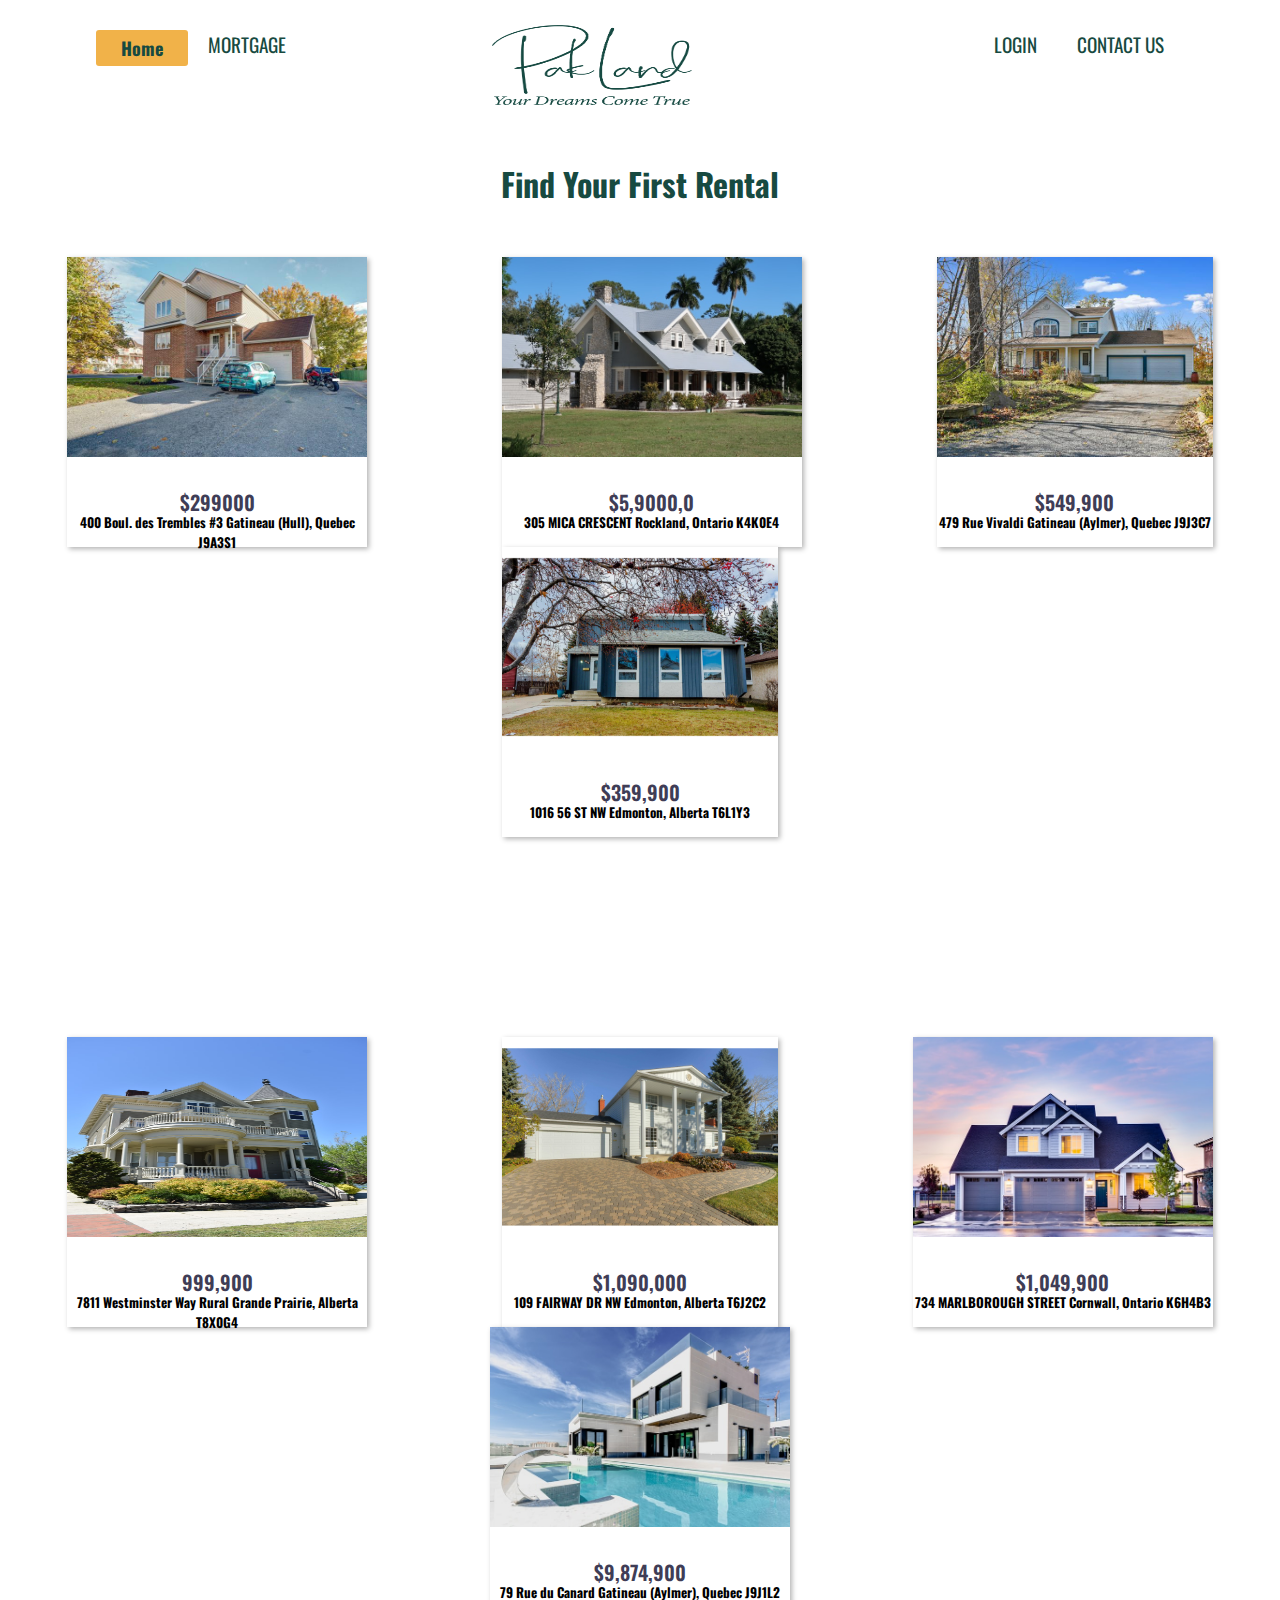
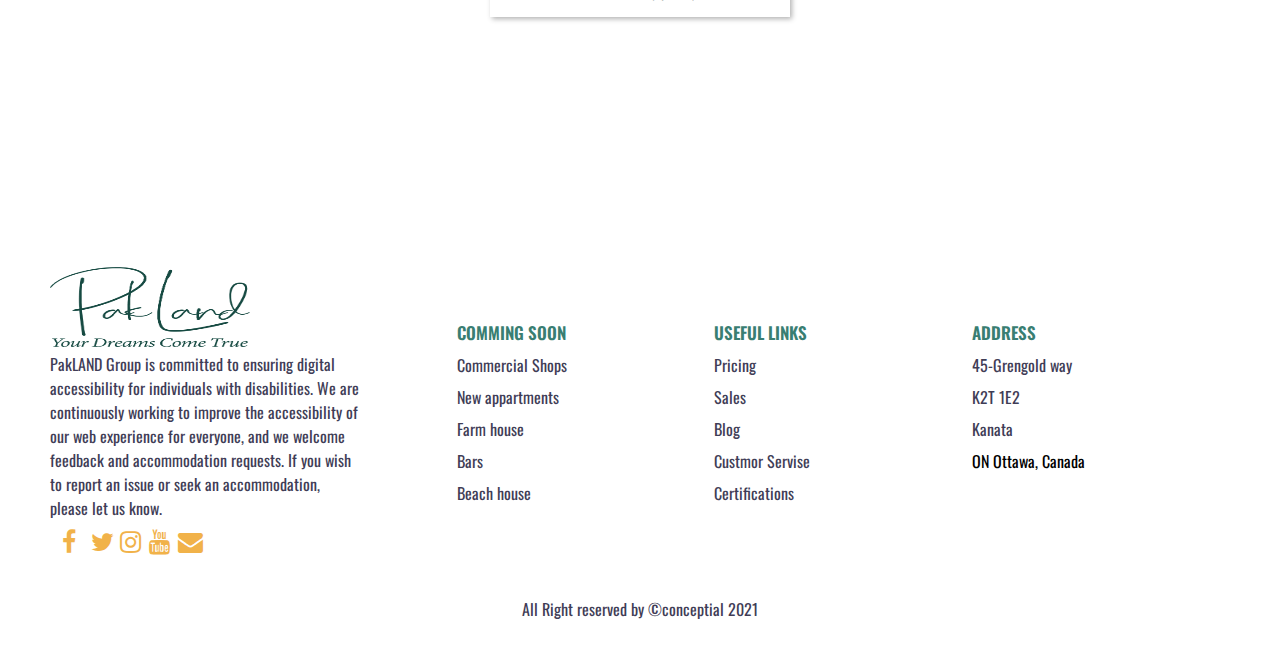
<file: Rent a Home.html>
<!DOCTYPE html>
<html lang="en">
<head>
    <meta charset="UTF-8">
    <meta http-equiv="X-UA-Compatible" content="IE=edge">
    <meta name="viewport" content="width=device-width, initial-scale=1.0">
    <title>Buy Home</title>

    <link
      rel="stylesheet"
      href="https://cdnjs.cloudflare.com/ajax/libs/font-awesome/4.7.0/css/font-awesome.min.css"
    />
    <link rel="preconnect" href="https://fonts.gstatic.com" />
    <link
      href="https://fonts.googleapis.com/css2?family=Oswald&display=swap"
      rel="stylesheet"
    />

  <link rel="stylesheet" href="./Buy,Sell,Rent.css">
</head>
<body>
    <main>
        <nav class="navbar">
     
            <ul class="first-content">
              <li>
                <div class="dropdown">
                  <a href="./index.html"> 
                    <button class="dropbtn">Home</button>
                  </a>
                 
              </li>
      
              <li><a class="nav-left" href="./Mortgage.html">Mortgage</a></li>
             
            
            </ul>
            <a href="./index.html">
              <img
              class="logo-nav"
              src="./Images/gtrans.png"
              width="100px"
              height="200px"
              alt="PakLAND logo"
            /></a>
            
            <ul class="second-content">
              <li><a class="nav-right" href="./login.html">Login</a></li>
              <!-- <li><a class="nav-right" href="#">Sign up</a></li> -->
              <li><a class="nav-left" href="./contactUs.html">contact us</a></li>
            </ul>
          </nav> 

          <section>

              
<h1>Find Your First Rental</h1>
<div class="container">

    <div class="card">
      <div class="img">
        
        <img src="./Images/299000.jpg" alt="Buy a Home card picture" />
      </div>
      <div class="top-text">
        <!-- <div class="name">Buy</div> -->
        <p>$299000</p>
        <h5>400 Boul. des Trembles
            #3
            Gatineau (Hull), Quebec J9A3S1</h5>
      </div>
      <div class="bottom-text">
                        <h2 class= "table_text">DETAILS</h2>
        <table >
        <tr>
            <th>Facilities</th>
            <th>Count</th>
        
        </tr>
        <tr>
            <td>Bedroom</td>
            <td>4</td>
            
        </tr>
        <tr>
            <td>Bathroom</td>
            <td>4</td>
            
        </tr>
        <tr>
            <td>Furnished</td>
            <td>Partial</td>
            
        </tr>
        <tr>
            <td>Basement</td>
            <td>Yes</td>
        
        </tr>
        <tr>
            <td>Garage</td>
            <td>Double Door</td>
            
        </tr>
        <tr>
            <td>Heating,Cooling,Hydro</td>
            <td>Yes</td>
            
        </tr>
        <tr>
            <td>Year Built</td>
            <td>2020</td>
            
        </tr>
        </table>


      </div>
    </div>

    <div class="card">
      <div class="img">
        
        <img src="./Images/sieuwert-otterloo-aren8nutd1Q-unsplash.jpg" alt="Buy a Home card picture" />
      </div>
      <div class="top-text">
        <!-- <div class="name">Buy</div> -->
        <p>$5,9000,0</p>
        <h5>305 MICA CRESCENT
            Rockland, Ontario K4K0E4</h5>
      </div>
      <div class="bottom-text">
                        <h2 class= "table_text">DETAILS</h2>
        <table >
        <tr>
            <th>Facilities</th>
            <th>Count</th>
        
        </tr>
        <tr>
            <td>Bedroom</td>
            <td>5</td>
            
        </tr>
        <tr>
            <td>Bathroom</td>
            <td>4</td>
            
        </tr>
        <tr>
            <td>Furnished</td>
            <td>Yes</td>
            
        </tr>
        <tr>
            <td>Basement</td>
            <td>Yes</td>
        
        </tr>
        <tr>
            <td>Garage</td>
            <td>Double Door</td>
            
        </tr>
        <tr>
            <td>Heating,Cooling,Hydro</td>
            <td>Yes</td>
            
        </tr>
        <tr>
            <td>Year Built</td>
            <td>2008</td>
            
        </tr>
        </table>


      </div>
    </div>

    <div class="card">
        <div class="img">
          
          <img src="./Images/549900.jpg" alt="Buy a Home card picture" />
        </div>
        <div class="top-text">
          <!-- <div class="name">Buy</div> -->
          <p>$549,900</p>
          <h5>479 Rue Vivaldi
            Gatineau (Aylmer), Quebec J9J3C7</h5>
        </div>
        <div class="bottom-text">
                          <h2 class= "table_text">DETAILS</h2>
          <table >
          <tr>
              <th>Facilities</th>
              <th>Count</th>
          
          </tr>
          <tr>
              <td>Bedroom</td>
              <td>4</td>
              
          </tr>
          <tr>
              <td>Bathroom</td>
              <td>4</td>
              
          </tr>
          <tr>
              <td>Furnished</td>
              <td>Partial</td>
              
          </tr>
          <tr>
              <td>Basement</td>
              <td>Yes</td>
          
          </tr>
          <tr>
              <td>Garage</td>
              <td>Double Door</td>
              
          </tr>
          <tr>
              <td>Heating,Cooling,Hydro</td>
              <td>Yes</td>
              
          </tr>
          <tr>
              <td>Year Built</td>
              <td>2020</td>
              
          </tr>
          </table>


        </div>
      </div>

      <div class="card">
        <div class="img">
          
          <img src="./Images/359900.jpg" alt="Buy a Home card picture" />
        </div>
        <div class="top-text">
          <!-- <div class="name">Buy</div> -->
          <p>$359,900</p>
          <h5>1016 56 ST NW
            Edmonton, Alberta T6L1Y3</h5>
        </div>
        <div class="bottom-text">
                          <h2 class= "table_text">DETAILS</h2>
          <table >
          <tr>
              <th>Facilities</th>
              <th>Count</th>
          
          </tr>
          <tr>
              <td>Bedroom</td>
              <td>4</td>
              
          </tr>
          <tr>
              <td>Bathroom</td>
              <td>4</td>
              
          </tr>
          <tr>
              <td>Furnished</td>
              <td>Partial</td>
              
          </tr>
          <tr>
              <td>Basement</td>
              <td>Yes</td>
          
          </tr>
          <tr>
              <td>Garage</td>
              <td>Double Door</td>
              
          </tr>
          <tr>
              <td>Heating,Cooling,Hydro</td>
              <td>Yes</td>
              
          </tr>
          <tr>
              <td>Year Built</td>
              <td>2020</td>
              
          </tr>
          </table>


        </div>
      </div>

  </div>



  <div class="container">

    <div class="card">
      <div class="img">
        
        <img src="./Images/buy_3.jpg" alt="Buy a Home card picture" />
      </div>
      <div class="top-text">
        <!-- <div class="name">Buy</div> -->
        <p>999,900</p>
        <h5>7811 Westminster Way
            Rural Grande Prairie, Alberta T8X0G4</h5>
      </div>
      <div class="bottom-text">
                        <h2 class= "table_text">DETAILS</h2>
        <table >
        <tr>
            <th>Facilities</th>0
            <th>Count</th>
        
        </tr>
        <tr>
            <td>Bedroom</td>
            <td>4</td>
            
        </tr>
        <tr>
            <td>Bathroom</td>
            <td>3</td>
            
        </tr>
        <tr>
            <td>Furnished</td>
            <td>Partial</td>
            
        </tr>
        <tr>
            <td>Basement</td>
            <td>Yes</td>
        
        </tr>
        <tr>
            <td>Garage</td>
            <td>Double Door</td>
            
        </tr>
        <tr>
            <td>Heating,Cooling,Hydro</td>
            <td>Yes</td>
            
        </tr>
        <tr>
            <td>Year Built</td>
            <td>2020</td>
            
        </tr>
        </table>


      </div>
    </div>

    <div class="card">
      <div class="img">
        
        <img src="./Images/1090000.jpg" alt="Buy a Home card picture" />
      </div>
      <div class="top-text">
        <!-- <div class="name">Buy</div> -->
        <p>$1,090,000</p>
        <h5>109 FAIRWAY DR NW
            Edmonton, Alberta T6J2C2</h5>
      </div>
      <div class="bottom-text">
                        <h2 class= "table_text">DETAILS</h2>
        <table >
        <tr>
            <th>Facilities</th>
            <th>Count</th>
        
        </tr>
        <tr>
            <td>Bedroom</td>
            <td>5</td>
            
        </tr>
        <tr>
            <td>Bathroom</td>
            <td>4</td>
            
        </tr>
        <tr>
            <td>Furnished</td>
            <td>yes</td>
            
        </tr>
        <tr>
            <td>Basement</td>
            <td>Yes</td>
        
        </tr>
        <tr>
            <td>Garage</td>
            <td>Double Door</td>
            
        </tr>
        <tr>
            <td>Heating,Cooling,Hydro</td>
            <td>Yes</td>
            
        </tr>
        <tr>
            <td>Year Built</td>
            <td>2012</td>
            
        </tr>
        </table>


      </div>
    </div>

    <div class="card">
        <div class="img">
          
          <img src="./Images/Buy_1.jpg" alt="Buy a Home card picture" />
        </div>
        <div class="top-text">
          <!-- <div class="name">Buy</div> -->
          <p>$1,049,900</p>
          <h5>734 MARLBOROUGH STREET
            Cornwall, Ontario K6H4B3</h5>
        </div>
        <div class="bottom-text">
                          <h2 class= "table_text">DETAILS</h2>
          <table >
          <tr>
              <th>Facilities</th>
              <th>Count</th>
          
          </tr>
          <tr>
              <td>Bedroom</td>
              <td>4</td>
              
          </tr>
          <tr>
              <td>Bathroom</td>
              <td>3</td>
              
          </tr>
          <tr>
              <td>Furnished</td>
              <td>No</td>
              
          </tr>
          <tr>
              <td>Basement</td>
              <td>Yes</td>
          
          </tr>
          <tr>
              <td>Garage</td>
              <td>Double</td>
              
          </tr>
          <tr>
              <td>Heating,Cooling,Hydro</td>
              <td>Yes</td>
              
          </tr>
          <tr>
              <td>Year Built</td>
              <td>2011</td>
              
          </tr>
          </table>


        </div>
      </div>

      <div class="card">
        <div class="img">
          
          <img src="./Images/Buy_2.jpg" alt="Buy a Home card picture" />
        </div>
        <div class="top-text">
          <!-- <div class="name">Buy</div> -->
          <p>$9,874,900</p>
          <h5>79 Rue du Canard
            Gatineau (Aylmer), Quebec J9J1L2</h5>
        </div>
        <div class="bottom-text">
                          <h2 class= "table_text">DETAILS</h2>
          <table >
          <tr>
              <th>Facilities</th>
              <th>Count</th>
          
          </tr>
          <tr>
              <td>Bedroom</td>
              <td>4</td>
              
          </tr>
          <tr>
              <td>Bathroom</td>
              <td>4</td>
              
          </tr>
          <tr>
              <td>Furnished</td>
              <td>Yes</td>
              
          </tr>
          <tr>
              <td>Basement</td>
              <td>Yes</td>
          
          </tr>
          <tr>
              <td>Garage</td>
              <td>Double Door</td>
              
          </tr>
          <tr>
              <td>Heating,Cooling,Hydro</td>
              <td>Yes</td>
              
          </tr>
          <tr>
              <td>Year Built</td>
              <td>2020</td>
              
          </tr>
          </table>


        </div>
      </div>

  </div>

          </section>


          <footer class="footer">
            <div class="footer-left">
              <img class="logo-footer" src="./Images/gtrans.png" alt=" pakland logo" />
              <p>
                PakLAND Group is committed to ensuring digital accessibility for
                individuals with disabilities. We are continuously working to improve
                the accessibility of our web experience for everyone, and we welcome
                feedback and accommodation requests. If you wish to report an issue or
                seek an accommodation, please let us know.
              </p>
              <div class="socials">
                <a href="https://www.facebook.com/"><i class="fa fa-facebook"></i></a>
                <a href="https://twitter.com/?lang=en"><i class="fa fa-twitter"> </i></a>
                <a href="https://www.instagram.com/"><i class="fa fa-instagram"> </i></a>
                <a href="https://www.youtube.com/"><i class="fa fa-youtube"> </i></a>
                <a href="https://www.google.com/intl/en-GB/gmail/about/"><i class="fa fa-envelope"> </i></a>
              </div>
            </div>
            <ul class="footer-right">
              <li>
                <h2 class="bottom-heading">comming soon</h2>
                <ul class="box">
                  <li><a href="#">Commercial Shops</a></li>
                  <li><a href="#">New appartments</a></li>
                  <li><a href="#">Farm house</a></li>
                  <li><a href="#">Bars</a></li>
                  <li><a href="#">Beach house</a></li>
                </ul>
              </li>
              <li class="features">
                <h2 class="bottom-heading">Useful Links</h2>
                <ul class="box">
                  <li><a href="#">Pricing</a></li>
                  <li><a href="#">Sales</a></li>
                  <li><a href="#">Blog</a></li>
                  <li><a href="#">Custmor Servise</a></li>
                  <li><a href="#">Certifications</a></li>
                </ul>
              </li>
              <li>
                <h2 class="bottom-heading">Address</h2>
                <ul class="box">
                  <li><a href="#">45-Grengold way</a></li>
                  <li><a href="#">K2T 1E2</a></li>
                  <li><a href="#">Kanata</a></li>
                  <li><a href="#"></a>ON Ottawa, Canada</li>
                </ul>
              </li>
            </ul>
            <div class="footer-bottom">
              <p>All Right reserved by &copy;conceptial 2021</p>
            </div>
          </footer>
      

    </main>
</body>
</html>
</file>
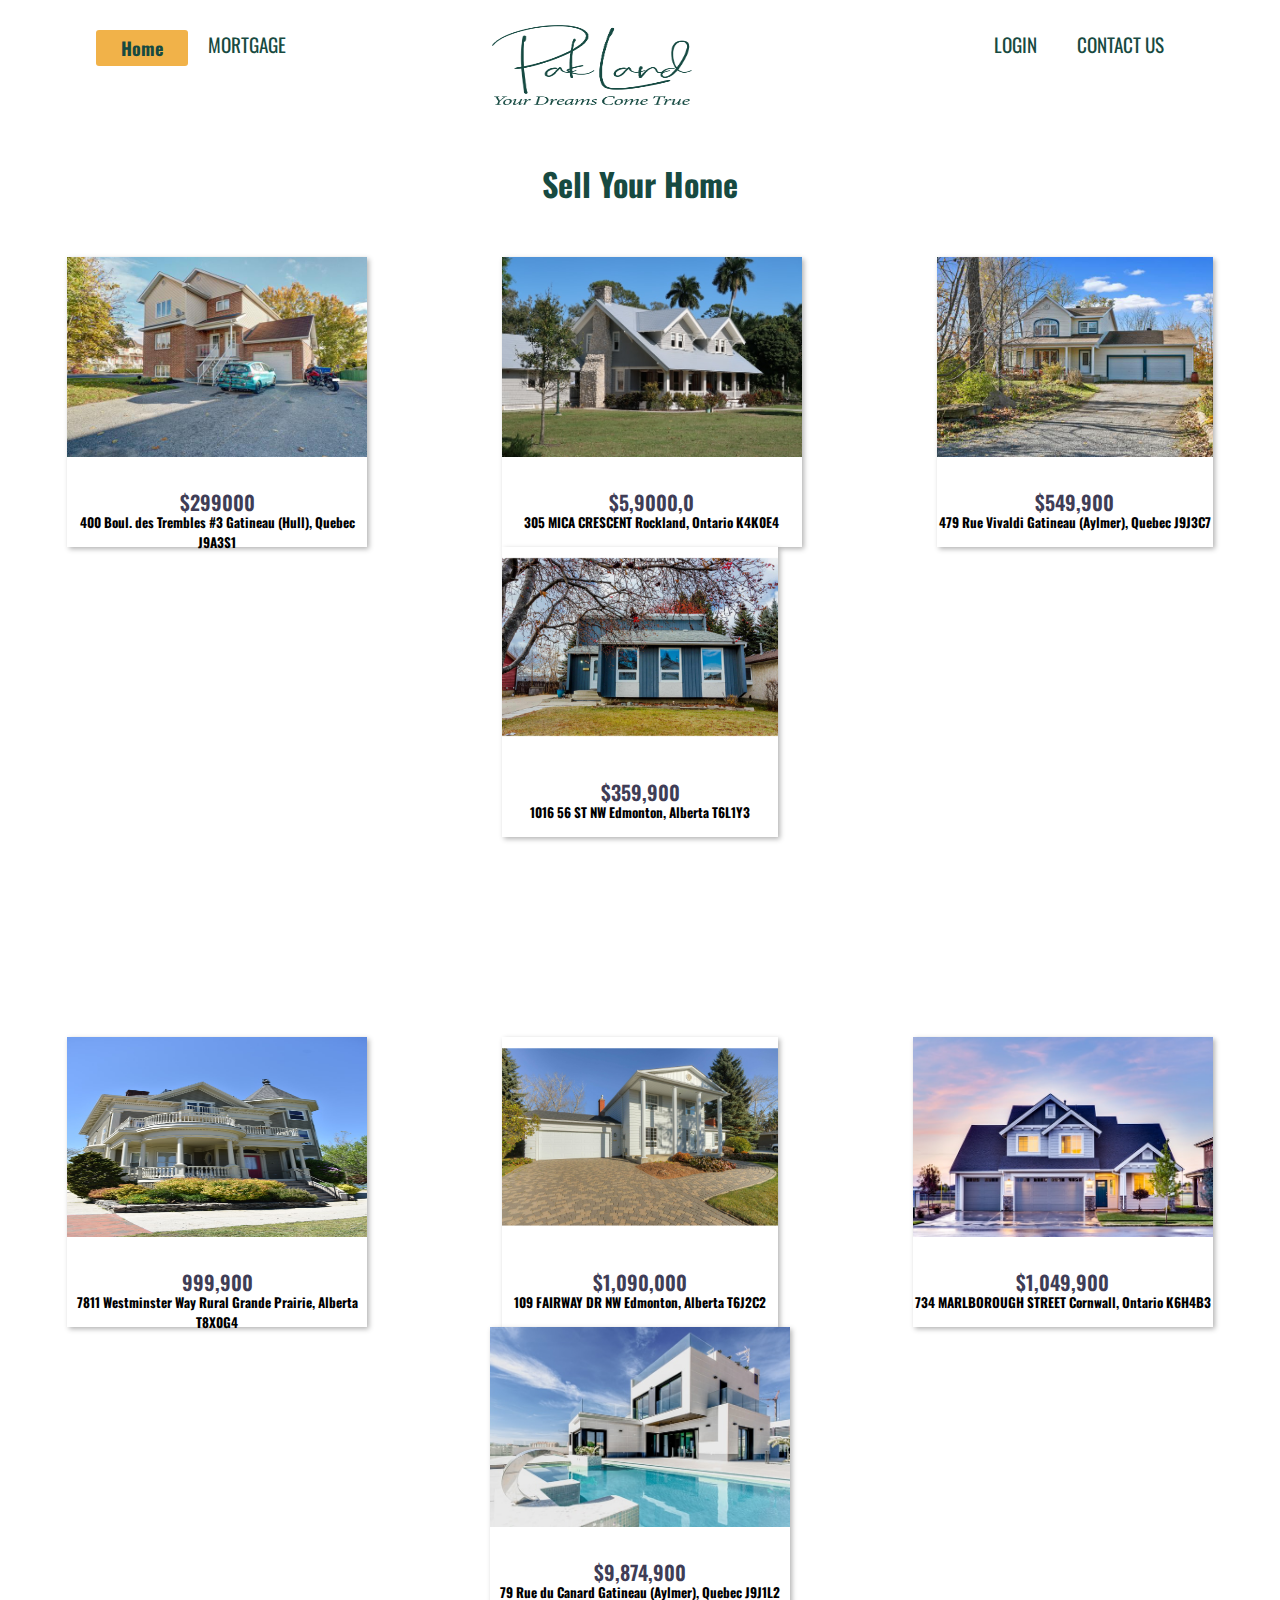
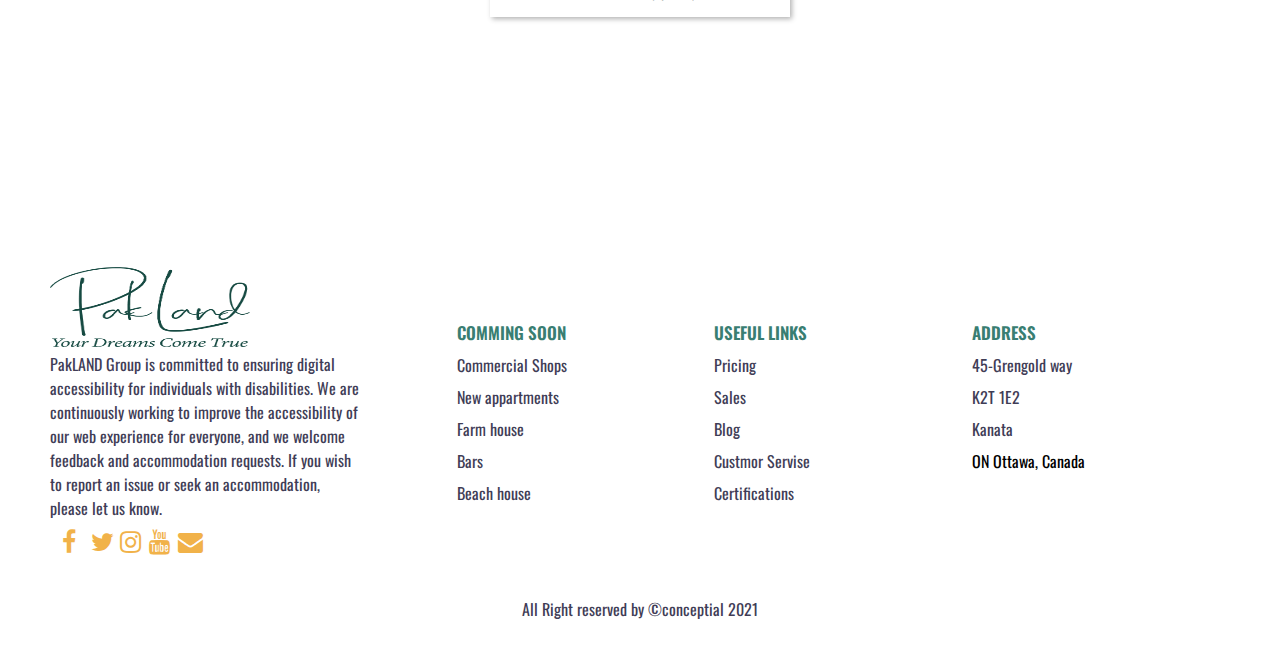
<file: Sell a Home.html>
<!DOCTYPE html>
<html lang="en">
<head>
    <meta charset="UTF-8">
    <meta http-equiv="X-UA-Compatible" content="IE=edge">
    <meta name="viewport" content="width=device-width, initial-scale=1.0">
    <title>Buy Home</title>

    <link
      rel="stylesheet"
      href="https://cdnjs.cloudflare.com/ajax/libs/font-awesome/4.7.0/css/font-awesome.min.css"
    />
    <link rel="preconnect" href="https://fonts.gstatic.com" />
    <link
      href="https://fonts.googleapis.com/css2?family=Oswald&display=swap"
      rel="stylesheet"
    />

<link rel="stylesheet" href="./Buy,Sell,Rent.css">
</head>
<body>
    <main>
        <nav class="navbar">
     
            <ul class="first-content">
              <li>
                <div class="dropdown">
                  <a href="./index.html"> 
                    <button class="dropbtn">Home</button>
                  </a>
                 
              </li>
      
              <li><a class="nav-left" href="./Mortgage.html">Mortgage</a></li>
           
            
            </ul>
            <a href="./index.html">
              <img
              class="logo-nav"
              src="/./Images/gtrans.png"
              width="100px"
              height="200px"
              alt="PakLAND logo"
            /></a>
            
            <ul class="second-content">
              <li><a class="nav-right" href="./login.html">Login</a></li>
              <!-- <li><a class="nav-right" href="#">Sign up</a></li> -->
              <li><a class="nav-left" href="./contactUs.html">contact us</a></li>
            </ul>
          </nav> 

          <section>

            <h1>
              Sell Your Home
          </h1>
          <div class="container">
          
              <div class="card">
                <div class="img">
                  
                  <img src="./Images/299000.jpg" alt="Buy a Home card picture" />
                </div>
                <div class="top-text">
                  <!-- <div class="name">Buy</div> -->
                  <p>$299000</p>
                  <h5>400 Boul. des Trembles
                      #3
                      Gatineau (Hull), Quebec J9A3S1</h5>
                </div>
                <div class="bottom-text">
                                  <h2 class= "table_text">DETAILS</h2>
                  <table >
                  <tr>
                      <th>Facilities</th>
                      <th>Count</th>
                  
                  </tr>
                  <tr>
                      <td>Bedroom</td>
                      <td>4</td>
                      
                  </tr>
                  <tr>
                      <td>Bathroom</td>
                      <td>4</td>
                      
                  </tr>
                  <tr>
                      <td>Furnished</td>
                      <td>Partial</td>
                      
                  </tr>
                  <tr>
                      <td>Basement</td>
                      <td>Yes</td>
                  
                  </tr>
                  <tr>
                      <td>Garage</td>
                      <td>Double Door</td>
                      
                  </tr>
                  <tr>
                      <td>Heating,Cooling,Hydro</td>
                      <td>Yes</td>
                      
                  </tr>
                  <tr>
                      <td>Year Built</td>
                      <td>2020</td>
                      
                  </tr>
                  </table>
          
          
                </div>
              </div>
          
              <div class="card">
                <div class="img">
                  
                  <img src="./Images/sieuwert-otterloo-aren8nutd1Q-unsplash.jpg" alt="Buy a Home card picture" />
                </div>
                <div class="top-text">
                  <!-- <div class="name">Buy</div> -->
                  <p>$5,9000,0</p>
                  <h5>305 MICA CRESCENT
                      Rockland, Ontario K4K0E4</h5>
                </div>
                <div class="bottom-text">
                                  <h2 class= "table_text">DETAILS</h2>
                  <table >
                  <tr>
                      <th>Facilities</th>
                      <th>Count</th>
                  
                  </tr>
                  <tr>
                      <td>Bedroom</td>
                      <td>5</td>
                      
                  </tr>
                  <tr>
                      <td>Bathroom</td>
                      <td>4</td>
                      
                  </tr>
                  <tr>
                      <td>Furnished</td>
                      <td>Yes</td>
                      
                  </tr>
                  <tr>
                      <td>Basement</td>
                      <td>Yes</td>
                  
                  </tr>
                  <tr>
                      <td>Garage</td>
                      <td>Double Door</td>
                      
                  </tr>
                  <tr>
                      <td>Heating,Cooling,Hydro</td>
                      <td>Yes</td>
                      
                  </tr>
                  <tr>
                      <td>Year Built</td>
                      <td>2008</td>
                      
                  </tr>
                  </table>
          
          
                </div>
              </div>
          
              <div class="card">
                  <div class="img">
                    
                    <img src="./Images/549900.jpg" alt="Buy a Home card picture" />
                  </div>
                  <div class="top-text">
                    <!-- <div class="name">Buy</div> -->
                    <p>$549,900</p>
                    <h5>479 Rue Vivaldi
                      Gatineau (Aylmer), Quebec J9J3C7</h5>
                  </div>
                  <div class="bottom-text">
                                    <h2 class= "table_text">DETAILS</h2>
                    <table >
                    <tr>
                        <th>Facilities</th>
                        <th>Count</th>
                    
                    </tr>
                    <tr>
                        <td>Bedroom</td>
                        <td>4</td>
                        
                    </tr>
                    <tr>
                        <td>Bathroom</td>
                        <td>4</td>
                        
                    </tr>
                    <tr>
                        <td>Furnished</td>
                        <td>Partial</td>
                        
                    </tr>
                    <tr>
                        <td>Basement</td>
                        <td>Yes</td>
                    
                    </tr>
                    <tr>
                        <td>Garage</td>
                        <td>Double Door</td>
                        
                    </tr>
                    <tr>
                        <td>Heating,Cooling,Hydro</td>
                        <td>Yes</td>
                        
                    </tr>
                    <tr>
                        <td>Year Built</td>
                        <td>2020</td>
                        
                    </tr>
                    </table>
          
          
                  </div>
                </div>
          
                <div class="card">
                  <div class="img">
                    
                    <img src="./Images/359900.jpg" alt="Buy a Home card picture" />
                  </div>
                  <div class="top-text">
                    <!-- <div class="name">Buy</div> -->
                    <p>$359,900</p>
                    <h5>1016 56 ST NW
                      Edmonton, Alberta T6L1Y3</h5>
                  </div>
                  <div class="bottom-text">
                                    <h2 class= "table_text">DETAILS</h2>
                    <table >
                    <tr>
                        <th>Facilities</th>
                        <th>Count</th>
                    
                    </tr>
                    <tr>
                        <td>Bedroom</td>
                        <td>4</td>
                        
                    </tr>
                    <tr>
                        <td>Bathroom</td>
                        <td>4</td>
                        
                    </tr>
                    <tr>
                        <td>Furnished</td>
                        <td>Partial</td>
                        
                    </tr>
                    <tr>
                        <td>Basement</td>
                        <td>Yes</td>
                    
                    </tr>
                    <tr>
                        <td>Garage</td>
                        <td>Double Door</td>
                        
                    </tr>
                    <tr>
                        <td>Heating,Cooling,Hydro</td>
                        <td>Yes</td>
                        
                    </tr>
                    <tr>
                        <td>Year Built</td>
                        <td>2020</td>
                        
                    </tr>
                    </table>
          
          
                  </div>
                </div>
          
            </div>
          
          
          
            <div class="container">
          
              <div class="card">
                <div class="img">
                  
                  <img src="./Images/buy_3.jpg" alt="Buy a Home card picture" />
                </div>
                <div class="top-text">
                  <!-- <div class="name">Buy</div> -->
                  <p>999,900</p>
                  <h5>7811 Westminster Way
                      Rural Grande Prairie, Alberta T8X0G4</h5>
                </div>
                <div class="bottom-text">
                                  <h2 class= "table_text">DETAILS</h2>
                  <table >
                  <tr>
                      <th>Facilities</th>0
                      <th>Count</th>
                  
                  </tr>
                  <tr>
                      <td>Bedroom</td>
                      <td>4</td>
                      
                  </tr>
                  <tr>
                      <td>Bathroom</td>
                      <td>3</td>
                      
                  </tr>
                  <tr>
                      <td>Furnished</td>
                      <td>Partial</td>
                      
                  </tr>
                  <tr>
                      <td>Basement</td>
                      <td>Yes</td>
                  
                  </tr>
                  <tr>
                      <td>Garage</td>
                      <td>Double Door</td>
                      
                  </tr>
                  <tr>
                      <td>Heating,Cooling,Hydro</td>
                      <td>Yes</td>
                      
                  </tr>
                  <tr>
                      <td>Year Built</td>
                      <td>2020</td>
                      
                  </tr>
                  </table>
          
          
                </div>
              </div>
          
              <div class="card">
                <div class="img">
                  
                  <img src="./Images/1090000.jpg" alt="Buy a Home card picture" />
                </div>
                <div class="top-text">
                  <!-- <div class="name">Buy</div> -->
                  <p>$1,090,000</p>
                  <h5>109 FAIRWAY DR NW
                      Edmonton, Alberta T6J2C2</h5>
                </div>
                <div class="bottom-text">
                                  <h2 class= "table_text">DETAILS</h2>
                  <table >
                  <tr>
                      <th>Facilities</th>
                      <th>Count</th>
                  
                  </tr>
                  <tr>
                      <td>Bedroom</td>
                      <td>5</td>
                      
                  </tr>
                  <tr>
                      <td>Bathroom</td>
                      <td>4</td>
                      
                  </tr>
                  <tr>
                      <td>Furnished</td>
                      <td>yes</td>
                      
                  </tr>
                  <tr>
                      <td>Basement</td>
                      <td>Yes</td>
                  
                  </tr>
                  <tr>
                      <td>Garage</td>
                      <td>Double Door</td>
                      
                  </tr>
                  <tr>
                      <td>Heating,Cooling,Hydro</td>
                      <td>Yes</td>
                      
                  </tr>
                  <tr>
                      <td>Year Built</td>
                      <td>2012</td>
                      
                  </tr>
                  </table>
          
          
                </div>
              </div>
          
              <div class="card">
                  <div class="img">
                    
                    <img src="./Images/Buy_1.jpg" alt="Buy a Home card picture" />
                  </div>
                  <div class="top-text">
                    <!-- <div class="name">Buy</div> -->
                    <p>$1,049,900</p>
                    <h5>734 MARLBOROUGH STREET
                      Cornwall, Ontario K6H4B3</h5>
                  </div>
                  <div class="bottom-text">
                                    <h2 class= "table_text">DETAILS</h2>
                    <table >
                    <tr>
                        <th>Facilities</th>
                        <th>Count</th>
                    
                    </tr>
                    <tr>
                        <td>Bedroom</td>
                        <td>4</td>
                        
                    </tr>
                    <tr>
                        <td>Bathroom</td>
                        <td>3</td>
                        
                    </tr>
                    <tr>
                        <td>Furnished</td>
                        <td>No</td>
                        
                    </tr>
                    <tr>
                        <td>Basement</td>
                        <td>Yes</td>
                    
                    </tr>
                    <tr>
                        <td>Garage</td>
                        <td>Double</td>
                        
                    </tr>
                    <tr>
                        <td>Heating,Cooling,Hydro</td>
                        <td>Yes</td>
                        
                    </tr>
                    <tr>
                        <td>Year Built</td>
                        <td>2011</td>
                        
                    </tr>
                    </table>
          
          
                  </div>
                </div>
          
                <div class="card">
                  <div class="img">
                    
                    <img src="./Images/Buy_2.jpg" alt="Buy a Home card picture" />
                  </div>
                  <div class="top-text">
                    <!-- <div class="name">Buy</div> -->
                    <p>$9,874,900</p>
                    <h5>79 Rue du Canard
                      Gatineau (Aylmer), Quebec J9J1L2</h5>
                  </div>
                  <div class="bottom-text">
                                    <h2 class= "table_text">DETAILS</h2>
                    <table >
                    <tr>
                        <th>Facilities</th>
                        <th>Count</th>
                    
                    </tr>
                    <tr>
                        <td>Bedroom</td>
                        <td>4</td>
                        
                    </tr>
                    <tr>
                        <td>Bathroom</td>
                        <td>4</td>
                        
                    </tr>
                    <tr>
                        <td>Furnished</td>
                        <td>Yes</td>
                        
                    </tr>
                    <tr>
                        <td>Basement</td>
                        <td>Yes</td>
                    
                    </tr>
                    <tr>
                        <td>Garage</td>
                        <td>Double Door</td>
                        
                    </tr>
                    <tr>
                        <td>Heating,Cooling,Hydro</td>
                        <td>Yes</td>
                        
                    </tr>
                    <tr>
                        <td>Year Built</td>
                        <td>2020</td>
                        
                    </tr>
                    </table>
          
          
                  </div>
                </div>
          
            </div>
          </section>

      

          <footer class="footer">
            <div class="footer-left">
              <img class="logo-footer" src="./Images/gtrans.png" alt=" pakland logo" />
              <p>
                PakLAND Group is committed to ensuring digital accessibility for
                individuals with disabilities. We are continuously working to improve
                the accessibility of our web experience for everyone, and we welcome
                feedback and accommodation requests. If you wish to report an issue or
                seek an accommodation, please let us know.
              </p>
              <div class="socials">
                <a href="https://www.facebook.com/"><i class="fa fa-facebook"></i></a>
                <a href="https://twitter.com/?lang=en"><i class="fa fa-twitter"> </i></a>
                <a href="https://www.instagram.com/"><i class="fa fa-instagram"> </i></a>
                <a href="https://www.youtube.com/"><i class="fa fa-youtube"> </i></a>
                <a href="https://www.google.com/intl/en-GB/gmail/about/"><i class="fa fa-envelope"> </i></a>
              </div>
            </div>
            <ul class="footer-right">
              <li>
                <h2 class="bottom-heading">comming soon</h2>
                <ul class="box">
                  <li><a href="#">Commercial Shops</a></li>
                  <li><a href="#">New appartments</a></li>
                  <li><a href="#">Farm house</a></li>
                  <li><a href="#">Bars</a></li>
                  <li><a href="#">Beach house</a></li>
                </ul>
              </li>
              <li class="features">
                <h2 class="bottom-heading">Useful Links</h2>
                <ul class="box">
                  <li><a href="#">Pricing</a></li>
                  <li><a href="#">Sales</a></li>
                  <li><a href="#">Blog</a></li>
                  <li><a href="#">Custmor Servise</a></li>
                  <li><a href="#">Certifications</a></li>
                </ul>
              </li>
              <li>
                <h2 class="bottom-heading">Address</h2>
                <ul class="box">
                  <li><a href="#">45-Grengold way</a></li>
                  <li><a href="#">K2T 1E2</a></li>
                  <li><a href="#">Kanata</a></li>
                  <li><a href="#"></a>ON Ottawa, Canada</li>
                </ul>
              </li>
            </ul>
            <div class="footer-bottom">
              <p>All Right reserved by &copy;conceptial 2021</p>
            </div>
          </footer>
      

    </main>
</body>
</html>
</file>
<file: index.css>
body {
    margin: 0;
    padding: 0;
    font-family: "Oswald", sans-serif;
    box-sizing: border-box;
  }
 
  .background {
    margin-top: 20px;
    background-image: url("./Images/todd-kent-178j8tJrNlc-unsplash\ \(1\).jpg");
    width:100% ;
    height: 900px;
    background-repeat: no-repeat;
    background-position-x: center;
    background-size: cover;
  }
  .logo-nav {
    width: 200px;
    height: 80px;
    margin-top: 0;
  }
  .navbar {
    display: flex;
    flex-wrap: wrap;
    justify-content:space-between;
    text-justify:auto;
    margin-top: 25px;
    text-transform: uppercase;
    text-align: center;
  }

  .dropbtn {
background-color: rgb(241, 178, 73, 100%);
    color: rgb(23, 74, 65, 100%);
padding: 10px;
font-size: large;
font-weight: bold;
border-radius: 3px;
border-style: none;

}

.dropdown-content {
display: none;
position: absolute;
background-color:rgb(241, 178, 73, 100%);
min-width: 160px;
font-size: large

}

.dropdown-content a {
color: black;
padding: 12px 16px;
text-decoration: none;
display: block;
}

.dropdown-content a:hover {background-color:rgb(156, 200, 141, 100%);
color: white;}

.dropdown:hover .dropdown-content {display: block;}

.dropdown:hover .dropbtn {background-color:rgb(156, 200, 141, 100%);
color: white;}

  .navbar > .first-content {
    list-style: none;
    display: flex;
    margin: 5px;
    font-size: larger;
  }
  .navbar > .second-content {
    list-style: none;
    display: flex;
   
    margin: 5px;
    margin-left: 100px;
    font-size: larger;
  }
  .navbar > .first-content > li > a {
    margin-top: 50px;
    margin: 20px;
    text-decoration: none;
    color: rgb(23, 74, 65, 100%);
  }
  .nav-left.active,
  .nav-left:hover {
    color: rgb(23, 74, 65, 100%);
    background-color: rgb(156, 200, 141, 100%);
    padding: 5px;
    border-radius: 2px;
  }

  .navbar > .second-content > li > a {
    margin-top: 50px;
    margin: 20px;
    text-decoration: none;
    color: rgb(23, 74, 65, 100%);
  }
  .nav-right.active,
  .nav-right:hover {
    color: rgb(23, 74, 65, 100%);
    background-color: rgb(156, 200, 141, 100%);
    border-radius: 2px;
  }
.i-placeholder{
border-style: none;
}
  #search-bar1 {
    width: 500px;
    padding: 20px;
    margin: auto;
    position: absolute;
    right: 0;
    left: 0;
    top: 500px;
    border-radius: 10px;
    border-color:rgb(156, 200, 141, 100%);
    color:rgb(241, 178, 73, 100%);
    border-style: none;
    font-size: large;
    font-weight: bold;
    background: rgb(0, 0,0,.5);
  }
  .i-placeholder::placeholder {
    color: rgb(199, 199, 204);
  }
  .search-btn {
    width: 120px;
    padding: 10px;
    margin: auto;
    position: absolute;
    right: 0;
    left: 0;
    top: 580px;
    border-radius: 5px;
    border-color: 10px solid white;
    border-style: none;
    background-color: rgb(241, 178, 73, 100%);
    color: rgb(23, 74, 65, 100%);
    text-align: center;
  }
  .search-btn:hover {
    cursor:pointer;
    color: white;
    transform: scale(0.9);
  }
  #search-bar1:focus {
    outline: none;
  }
  .heading-11 {
    /* color: rgb(23,74,65,100%); */
    color: #4d774f;
    font-size: 30px;
    text-align: center;
    margin-bottom: 100px;
    margin-top: 100px;
  }

  .container {
    /* padding: 0px 40px; 
    display: flex;
    align-items: center;
    justify-content: center;
    justify-content: space-between; */
    display: flex;
    justify-content: space-around;
    flex-wrap: wrap;
    /* margin-bottom: 200px; */
  }
  .card {
    height: 290px;
    max-width: 300px;
    margin: 0 20px;
    background: white;
    box-shadow: 2px 2px 5px rgba(0, 0, 0, 0.3);
    transition: 0.5s;
  }
  .card:hover {
    box-shadow: 5px 5px 10px rgba(0, 0, 0, 0.2);
    height: 430px;
  }
  .card .img {
    height: 200px;
    width: 100%;
  }
  .card .img img {
    height: 100%;
    width: 100%;
    /* object-fit: cover; */
  }
  /* .card .top-text .name {
    font-size: 25px;
    font-weight: 600;
    color: #202020;
    text-align: center;
  } */
  .card .top-text p {
    /* margin-bottom: 0; */
    margin-top: 35px;
    font-size: 20px;
    font-weight: 600;
    /* color: #e74c3c; */
    color: rgb(63, 61, 86, 100%);
    line-height: 20px;
    text-align: center;
  }
  .card .bottom-text {
    padding: 0 20px 10px 20px;
    margin-top: 5px;
    color: rgb(63, 61, 86, 100%);
    background:rgb(240, 240, 248);
    opacity: 0;
    visibility: hidden;
    transition: 0.1s;
  }
  .card:hover .bottom-text {
    opacity: 1;
    visibility: visible;
  }
  .card .bottom-text .text {
    text-align: justify;
  }
  .acrd .bottom-text .btn {
    margin: 10px 0;
    text-align: left;
  }
  .card .bottom-text .btn a {
    text-decoration: none;
    background: rgb(241, 178, 73, 100%);
   
    color: #f2f2f2;
    padding: 5px 8px;
    border-radius: 3px;
    display: inline-flex;
    transition: 0.2s;
  }
  .card .bottom-text .btn a:hover {
    transform: scale(0.9);
  }
 
  footer {
    display: flex;
    flex-flow: row wrap;
    padding: 50px;
    /* background-color: rgb(156, 200, 141, 100%); */
    /* background-color:rgb(41, 145, 126) ; */
    /* color: rgb(63, 61, 86, 100%); */
    /* background-color: #011c39; */
  }
  .footer > * {
    flex: 1 100%;
  
  }
  .footer {
    /* border-top: 1px solid rgb(63, 61, 86, 100%); */
  }
  .footer-left {
    margin-right: 1.25em;
    margin-bottom: 2em;
  }
  .footer-left img {
    width: 200px;
    height: 80px;
  }
  h2 {
    font-weight: 600;
    font-size: 17px;
  }
  .footer ul {
    list-style: none;
    padding-left: 0;
  }
  .footer li {
    line-height: 2em;
  }
  .footer a {
    text-decoration: none;
  }
  .footer-right {
    display: flex;
    flex-flow: row wrap;
    margin-top: 50px;
  }
  .footer-right > * {
    flex: 1 50%;
    margin-right: 1.25em;
  }
  .box a {
    color: rgb(63, 61, 86, 100%);
  }
  .footer-bottom {
    text-align: center;
    color: rgb(63, 61, 86, 100%);
    /* padding-top: 50px; */
  }
  .footer-left p {
    padding-right: 20%;
    color: rgb(63, 61, 86, 100%);
  }
  .bottom-heading {
    color: rgb(57, 126, 114);
    text-transform: uppercase;
  }
  .socials > a {
    width: 10px;
    display: inline-block;
    margin-right: 15px;
  }
  .socials > a > i {
     color:rgb(241, 178, 73, 100%) ;
    /* color:  rgb(156, 200, 141, 100%); */

    /* color: rgb(241, 178, 73, 100%); */
    padding: 10px 12px;
    font-size: 25px;
    /* margin: 20px; */
  }
  @media screen and (max-width:1024) {
    .container {
      display: flex;
      flex-wrap: wrap;
      flex-direction: column;
    }
    .card {
      max-width: 700px;
      margin: 200px 0px;
    }
  }

  @media (max-width: 800px) {
    .navbar {
      display: flex;
      flex-wrap: wrap;
    }
  }
  @media (max-width: 623px) {
    #search-bar1 {
      width: 150px;
    }
  }
  @media screen and (min-width: 600px) {
    .footer-right > * {
      flex: 1;
    }
    .footer-left {
      flex: 1 0px;
    }
    .footer-right {
      flex: 2 0px;
    }
  }
</file>
<file: Buy,Sell,Rent.css>
*
    {
      margin: 0;
      padding: 0;
      box-sizing: border-box;
      font-family: "Oswald", sans-serif;
    }


    .logo-nav {
        width: 200px;
        height: 80px;
        margin-top: 0;
      }
      .navbar {
        display: flex;
        flex-wrap: wrap;
        justify-content: space-around;
        text-justify:auto;
        margin-top: 25px;
        text-transform: uppercase;
        text-align: center;
      }

      .dropbtn {
  background-color: rgb(241, 178, 73, 100%);
  color: rgb(23, 74, 65, 100%);
  
  padding: 5px 25px ;
  font-size: large;
  font-weight: bold;
  border-radius: 3px;
  border-style: none;
 
}
.dropbtn:hover{
  cursor: pointer;
  color: white;
}

      .navbar > .first-content {
        list-style: none;
        display: flex;
        margin: 5px;
        font-size: larger;
      }
      .navbar > .second-content {
        list-style: none;
        display: flex;
       
        margin: 5px;
        margin-left: 100px;
        font-size: larger;
      }
      .navbar > .first-content > li > a {
        margin-top: 50px;
        margin: 20px;
        text-decoration: none;
        color: rgb(23, 74, 65, 100%);
      }
      .nav-left.active,
      .nav-left:hover {
        color: rgb(23, 74, 65, 100%);
        background-color: rgb(156, 200, 141, 100%);
        padding: 5px;
        border-radius: 2px;
      }

      .navbar > .second-content > li > a {
        margin-top: 50px;
        margin: 20px;
        text-decoration: none;
        color: rgb(23, 74, 65, 100%);
      }
      .nav-right.active,
      .nav-right:hover {
        color: rgb(23, 74, 65, 100%);
        background-color: rgb(156, 200, 141, 100%);
        border-radius: 2px;
      }

h1{
    text-align: center;
    margin-top: 50px;
    color: rgb(23, 74, 65, 100%)
}

      .container {
        /* padding: 0px 40px; 
        display: flex;
        align-items: center;
        justify-content: center;
        justify-content: space-between; */
        display: flex;
        justify-content: space-around;
        flex-wrap: wrap;
        /* margin-bottom: 200px; */
        margin: 50px 0 200px 0;
      }
      .card {
        height: 290px;
        max-width: 300px;
        margin: 0 20px;
        background: white;
        box-shadow: 2px 2px 5px rgba(0, 0, 0, 0.3);
        transition: 0.5s;
      }
      .card:hover {
        box-shadow: 5px 5px 10px rgba(0, 0, 0, 0.2);
        height: 430px;
      }
      .card .img {
        height: 200px;
        width: 100%;
      }
      .card .img img {
        height: 100%;
        width: 100%;
        /* object-fit: cover; */
      }
      /* .card .top-text .name {
        font-size: 25px;
        font-weight: 600;
        color: #202020;
        text-align: center;
      } */
      .card .top-text p {
        /* margin-bottom: 0; */
        margin-top: 35px;
        font-size: 20px;
        font-weight: 600;
        /* color: #e74c3c; */
        color: rgb(63, 61, 86, 100%);
        line-height: 20px;
        text-align: center;
      }
      .card .bottom-text {
        padding: 0 20px 10px 20px;
        margin-top: 5px;
        color: rgb(63, 61, 86, 100%);
        background:rgb(240, 240, 248);
        opacity: 0;
        visibility: hidden;
        transition: 0.1s;
      }
      .card:hover .bottom-text {
        opacity: 1;
        visibility: visible;
      }
      .card .bottom-text .text {
        text-align: justify;
      }
     
      table {
  font-family: arial, sans-serif;
  border-collapse: collapse;
  width: 100%;
}

td, th {
  border: 1px solid #dddddd;
  text-align: left;
  padding: 8px;
}
.table_text{
text-align:center;
}

h5{
    text-align: center;
}

      footer {
        display: flex;
        flex-flow: row wrap;
        padding: 50px;
        /* background-color: rgb(156, 200, 141, 100%); */
        /* background-color:rgb(41, 145, 126) ; */
        /* color: rgb(63, 61, 86, 100%); */
        /* background-color: #011c39; */
      }
      .footer > * {
        flex: 1 100%;
      
      }
      .footer {
        /* border-top: 1px solid rgb(63, 61, 86, 100%); */
      }
      .footer-left {
        margin-right: 1.25em;
        margin-bottom: 2em;
      }
      .footer-left img {
        width: 200px;
        height: 80px;
      }
      h2 {
        font-weight: 600;
        font-size: 17px;
      }
      .footer ul {
        list-style: none;
        padding-left: 0;
      }
      .footer li {
        line-height: 2em;
      }
      .footer a {
        text-decoration: none;
      }
      .footer-right {
        display: flex;
        flex-flow: row wrap;
        margin-top: 50px;
      }
      .footer-right > * {
        flex: 1 50%;
        margin-right: 1.25em;
      }
      .box a {
        color: rgb(63, 61, 86, 100%);
      }
      .footer-bottom {
        text-align: center;
        color: rgb(63, 61, 86, 100%);
        /* padding-top: 50px; */
      }
      .footer-left p {
        padding-right: 20%;
        color: rgb(63, 61, 86, 100%);
      }
      .bottom-heading {
        color: rgb(57, 126, 114);
        text-transform: uppercase;
      }
      .socials > a {
        width: 10px;
        display: inline-block;
        margin-right: 15px;
      }
      .socials > a > i {
        /* color: rgb(41, 145, 126); */
        color:rgb(241, 178, 73, 100%) ;
        /* color:  rgb(156, 200, 141, 100%); */

        /* color: rgb(241, 178, 73, 100%); */
        padding: 10px 12px;
        font-size: 25px;
        /* margin: 20px; */
      }
      @media screen and (max-width: 1024) {
        .container {
          display: flex;
          flex-wrap: wrap;
          flex-direction: column;
        }
        .card {
          max-width: 700px;
          margin: 200px 0px;
        }
      }

      @media (max-width: 800px) {
        .navbar {
          display: flex;
          flex-wrap: wrap;
        }
      }
      @media (max-width: 623px) {
        #search-bar1 {
          width: 150px;
        }
      }
      @media screen and (min-width: 600px) {
        .footer-right > * {
          flex: 1;
        }
        .footer-left {
          flex: 1 0px;
        }
        .footer-right {
          flex: 2 0px;
        }
      }
</file>
<file: contactUs.css>
*
    {
      margin: 0;
      padding: 0;
      box-sizing: border-box;
      font-family: "Oswald", sans-serif;
    }


    .logo-nav {
        width: 200px;
        height: 80px;
        margin-top: 0;
      }
      .navbar {
        display: flex;
        flex-wrap: wrap;
        justify-content: space-around;
        text-justify:auto;
        margin-top: 25px;
        text-transform: uppercase;
        text-align: center;
      }

      .dropbtn {
  background-color: rgb(241, 178, 73, 100%);
  color: rgb(23, 74, 65, 100%);
  
  padding: 5px 25px ;
  font-size: large;
  font-weight: bold;
  border-radius: 3px;
  border-style: none;
 
}
.dropbtn:hover{
  cursor: pointer;
  color: white;
}

      .navbar > .first-content {
        list-style: none;
        display: flex;
        margin: 5px;
        font-size: larger;
      }
      .navbar > .second-content {
        list-style: none;
        display: flex;
       
        margin: 5px;
        margin-left: 100px;
        font-size: larger;
      }
      .navbar > .first-content > li > a {
        margin-top: 50px;
        margin: 20px;
        text-decoration: none;
        color: rgb(23, 74, 65, 100%);
      }
      .nav-left.active,
      .nav-left:hover {
        color: rgb(23, 74, 65, 100%);
        background-color: rgb(156, 200, 141, 100%);
        padding: 5px;
        border-radius: 2px;
      }

      .navbar > .second-content > li > a {
        margin-top: 50px;
        margin: 20px;
        text-decoration: none;
        color: rgb(23, 74, 65, 100%);
      }
      .nav-right.active,
      .nav-right:hover {
        color: rgb(23, 74, 65, 100%);
        background-color: rgb(156, 200, 141, 100%);
        border-radius: 2px;
      }



    h2{
     color:rgb(23, 74, 65, 100%);
    }
.contact{
  position: relative;
  min-height: 100vh ;
  padding: 50px 100px;
  display: flex;
  justify-content: center;
  align-items: center;
  flex-direction:column;
  background: url(./Images/maurice-williams-tPX992SVljo-unsplash.jpg);
  background-repeat: no-repeat;
  background-position-x: center;
  background-size: cover;
}
.contact .content {
  max-width: 800px;
  text-align: center;
}
.contact .content h2{
  font-size: 60px;
  font-weight: 500;
  color:rgb(23, 74, 65, 100%);
}
.contact .content p{
  font-weight: 300;
  font-size: 20px;
  /* color:rgb(23, 74, 65, 100%) */
  color:white;
 background: rgb(0,0,0,.4);;
}

.container{
  width: 100%;
  display: flex;
  justify-content: center;
  align-items: center;
  margin-top: 30px;

}

.container .contactInfo{
  width: 50%;
  display: flex;
  flex-direction: column;
  color:rgb(23, 74, 65, 100%);
  

}
.container .contactInfo .box{
  position: relative;
  padding: 20px 0;
  display: flex;
 
  
  
}
.container .contactInfo .box .icon{
  min-width: 60px;
  height: 60px;
  background:rgb(241, 178, 73, 100%);
  display: flex;
  justify-content: center;
  align-items: center;
  border-radius: 50px;
  font-size: 22px;

}
.container .contactInfo .box .text{
  display: flex;
  margin-left: 20px;
  font-size: 20px;
  flex-direction: column;
  font-weight: 300;
}
.container .contactInfo .box .text h3{
  font-weight: 500;
 color:rgb(241, 178, 73, 100%) ;

}

.contactForm{
  width: 40%;
  padding: 40px;
  background: rgb(0,0,0,.3);
  border-radius: 30px;
}
.contactForm h2{
  font-size: 30px;
  color:white;
  font-weight: 500;
}
.contactForm .inputBox{
  position: relative;
  width: 100%;
  margin-top: 10px;
  ;
 
}
.contactForm .inputBox input,
.contactForm .inputBox textarea{
  width: 100%;
  padding: 5px 0;
  font-size: 16px;
  margin: 10px 0;
  border: none;
  outline:none;
  resize: none;
  background: rgb(0,0,0,.5);
  color:rgb(241, 178, 73, 100%);
  border-radius: 5px;
}
.contactForm .inputBox span{
  position: absolute;
  left: 0;
  padding: 5px 0;
  font-size: 16px;
  margin: 10px 0;
  pointer-events: none;
  transition: 0.5s;
  color :rgb(199, 199, 204)
}
.contactForm .inputBox input:focus ~ span,
.contactForm .inputBox input:valid ~ span,
.contactForm .inputBox textarea:focus ~ span,
.contactForm .inputBox textarea:valid ~ span
{
  color:white;
  
  font: 12px;
  transform: translateY(-20PX);
}
.contactForm .inputBox input[type="submit"]
{
  width: 100px;
  background:rgb(241, 178, 73, 100%);
  color: rgb(23, 74, 65, 100%);;
  border: none;
  cursor: pointer;
  padding: 10px;
  font-size: 18px;
  border-radius: 30px;

}
.contactForm .inputBox input[type="submit"]:hover {
        cursor:pointer;
        color: white;
        transform: scale(0.9);
      }
@media (max-width:991px)
{
  .contact{
    padding: 50px;

  }
  .container{
    flex-direction: column;
  }
  .container .contactInfo{
    margin-bottom: 40px;
  }
}
.container .contactInfo .contactForm
{
  width: 100%;
}

/* Footer Starts Here */

footer {
        display: flex;
        flex-flow: row wrap;
        padding: 50px;
        /* background-color: rgb(156, 200, 141, 100%); */
        /* background-color:rgb(41, 145, 126) ; */
        /* color: rgb(63, 61, 86, 100%); */
        /* background-color: #011c39; */
      }
      .footer > * {
        flex: 1 100%;
      
      }
      .footer {
        /* border-top: 1px solid rgb(63, 61, 86, 100%); */
      }
      .footer-left {
        margin-right: 1.25em;
        margin-bottom: 2em;
      }
      .footer-left img {
        width: 200px;
        height: 80px;
      }
      h2 {
        font-weight: 600;
        font-size: 17px;
      }
      .footer ul {
        list-style: none;
        padding-left: 0;
      }
      .footer li {
        line-height: 2em;
      }
      .footer a {
        text-decoration: none;
      }
      .footer-right {
        display: flex;
        flex-flow: row wrap;
        margin-top: 50px;
      }
      .footer-right > * {
        flex: 1 50%;
        margin-right: 1.25em;
      }
      .box a {
        color: rgb(63, 61, 86, 100%);
      }
      .footer-bottom {
        text-align: center;
        color: rgb(63, 61, 86, 100%);
        /* padding-top: 50px; */
      }
      .footer-left p {
        padding-right: 20%;
        color: rgb(63, 61, 86, 100%);
      }
      .bottom-heading {
        color: rgb(57, 126, 114);
        text-transform: uppercase;
      }
      .socials > a {
        width: 10px;
        display: inline-block;
        margin-right: 15px;
      }
      .socials > a > i {
        /* color: rgb(41, 145, 126); */
        color:rgb(241, 178, 73, 100%) ;
        /* color:  rgb(156, 200, 141, 100%); */

        /* color: rgb(241, 178, 73, 100%); */
        padding: 10px 12px;
        font-size: 25px;
        /* margin: 20px; */
      }
      @media screen and (max-width: 1024) {
        .container {
          display: flex;
          flex-wrap: wrap;
          flex-direction: column;
        }
        .card {
          max-width: 700px;
          margin: 200px 0px;
        }
      }

      @media (max-width: 800px) {
        .navbar {
          display: flex;
          flex-wrap: wrap;
        }
      }
      @media (max-width: 623px) {
        #search-bar1 {
          width: 150px;
        }
      }
      @media screen and (min-width: 600px) {
        .footer-right > * {
          flex: 1;
        }
        .footer-left {
          flex: 1 0px;
        }
        .footer-right {
          flex: 2 0px;
        }
      }
</file>
<file: login.css>
*
    {
      margin: 0;
      padding: 0;
      box-sizing: border-box;
      font-family: "Oswald", sans-serif;
    }

    
    .logo-nav {
        width: 200px;
        height: 80px;
        margin-top: 0;
      }
      .navbar {
        display: flex;
        flex-wrap: wrap;
        justify-content: space-around;
        text-justify:auto;
        margin-top: 25px;
        text-transform: uppercase;
        text-align: center;
      }

      .dropbtn {
  background-color: rgb(241, 178, 73, 100%);
  color: rgb(23, 74, 65, 100%);
  
  padding: 5px 25px ;
  font-size: large;
  font-weight: bold;
  border-radius: 3px;
  border-style: none;
 
}
.dropbtn:hover{
  cursor: pointer;
  color: white;
}

      .navbar > .first-content {
        list-style: none;
        display: flex;
        margin: 5px;
        font-size: larger;
      }
      .navbar > .second-content {
        list-style: none;
        display: flex;
       
        margin: 5px;
        margin-left: 100px;
        font-size: larger;
      }
      .navbar > .first-content > li > a {
        margin-top: 50px;
        margin: 20px;
        text-decoration: none;
        color: rgb(23, 74, 65, 100%);
      }
      .nav-left.active,
      .nav-left:hover {
        color: rgb(23, 74, 65, 100%);
        background-color: rgb(156, 200, 141, 100%);
        padding: 5px;
        border-radius: 2px;
      }

      .navbar > .second-content > li > a {
        margin-top: 50px;
        margin: 20px;
        text-decoration: none;
        color: rgb(23, 74, 65, 100%);
      }
      .nav-right.active,
      .nav-right:hover {
        color: rgb(23, 74, 65, 100%);
        background-color: rgb(156, 200, 141, 100%);
        border-radius: 2px;
      }

    .live-video{
        
  /* position: fixed; */
  z-index: -1;
  width: 100%;

    }
    @media(max-aspect-ratio:16/9)
{
  .live-video{
    width: auto;
    height: auto;
    
  }
}


    .container{
    position: absolute;
    top: 50%;
    left: 50%;
    transform: translate(-50% , -50%);
    

}
.login-form
{
    
height: 310px;  
width: 270px;
background: rgb(0,0,0,.3);
/* background: rgb(241, 178, 73, .7); */
box-shadow: 0 0 10px rgba(0,0,0,3);
border-radius: 10px;
display: flex;
flex-direction: column;
align-items: center;
color: #fff;
padding-top:50px;


}
.i-placeholder::placeholder {
    color :rgb(199, 199, 204);
         
      }

.login h3{
    letter-spacing: 5px;
    color: rgb(23, 74, 65, 100%);

}

input {
width: 200px;
margin-top: 20px;
background:transparent;
outline: none;
padding: 10px;
font-size: 16px;
border-radius: 30px;
box-shadow:0 0 4px #fff;
transition: box-shadow 0.5s ease;
/* border-radius: 30px; */
/* color: rgb(23, 74, 65, 100%); */
color :rgb(241, 178, 73, 100%)

}

.btn{
    padding: 5px 30px;
    margin-top: 30px;
    background: rgb(241, 178, 73, 100%);
    border-radius: 30px;
    box-shadow: 0 0 4px black;
    cursor: pointer;
    color: rgb(23, 74, 65, 100%);
    
}

.btn:hover{
  cursor:pointer;
        color: white;
        transform: scale(0.9);
}
input:placeholder-shown {
color:#fff;
}


footer {
        display: flex;
        flex-flow: row wrap;
        padding: 50px;
        /* background-color: rgb(156, 200, 141, 100%); */
        /* background-color:rgb(41, 145, 126) ; */
        /* color: rgb(63, 61, 86, 100%); */
        /* background-color: #011c39; */
      }
      .footer > * {
        flex: 1 100%;
      
      }
      .footer {
        /* border-top: 1px solid rgb(63, 61, 86, 100%); */
      }
      .footer-left {
        margin-right: 1.25em;
        margin-bottom: 2em;
      }
      .footer-left img {
        width: 200px;
        height: 80px;
      }
      h2 {
        font-weight: 600;
        font-size: 17px;
      }
      .footer ul {
        list-style: none;
        padding-left: 0;
      }
      .footer li {
        line-height: 2em;
      }
      .footer a {
        text-decoration: none;
      }
      .footer-right {
        display: flex;
        flex-flow: row wrap;
        margin-top: 50px;
      }
      .footer-right > * {
        flex: 1 50%;
        margin-right: 1.25em;
      }
      .box a {
        color: rgb(63, 61, 86, 100%);
      }
      .footer-bottom {
        text-align: center;
        color: rgb(63, 61, 86, 100%);
        /* padding-top: 50px; */
      }
      .footer-left p {
        padding-right: 20%;
        color: rgb(63, 61, 86, 100%);
      }
      .bottom-heading {
        color: rgb(57, 126, 114);
        text-transform: uppercase;
      }
      .socials > a {
        width: 10px;
        display: inline-block;
        margin-right: 15px;
      }
      .socials > a > i {
        color:rgb(241, 178, 73, 100%) ;
        /* color:  rgb(156, 200, 141, 100%); */

        /* color: rgb(241, 178, 73, 100%); */
        padding: 10px 12px;
        font-size: 25px;
        /* margin: 20px; */
      }
      @media screen and (max-width: 1024) {
        .container {
          display: flex;
          flex-wrap: wrap;
          flex-direction: column;
        }
        .card {
          max-width: 700px;
          margin: 200px 0px;
        }
      }

      @media (max-width: 800px) {
        .navbar {
          display: flex;
          flex-wrap: wrap;
        }
      }
      @media (max-width: 623px) {
        #search-bar1 {
          width: 150px;
        }
      }
      @media screen and (min-width: 600px) {
        .footer-right > * {
          flex: 1;
        }
        .footer-left {
          flex: 1 0px;
        }
        .footer-right {
          flex: 2 0px;
        }
      }
</file>
<file: Mortgage.css>
*
    {
      
      box-sizing: border-box;
      font-family: "Oswald", sans-serif;
    }


    .logo-nav {
        width: 200px;
        height: 80px;
        margin-top: 0;
      }
      .navbar {
        display: flex;
        flex-wrap: wrap;
        justify-content: space-around;
        text-justify:auto;
        margin-top: 25px;
        text-transform: uppercase;
        text-align: center;
      }

      .dropbtn {
  background-color: rgb(241, 178, 73, 100%);
  color: rgb(23, 74, 65, 100%);
  
  padding: 5px 25px ;
  font-size: large;
  font-weight: bold;
  border-radius: 3px;
  border-style: none;
 
}
.dropbtn:hover{
  cursor: pointer;
  color: white;
}

      .navbar > .first-content {
        list-style: none;
        display: flex;
        margin: 5px;
        font-size: larger;
      }
      .navbar > .second-content {
        list-style: none;
        display: flex;
       
        margin: 5px;
        margin-left: 100px;
        font-size: larger;
      }
      .navbar > .first-content > li > a {
        margin-top: 50px;
        margin: 20px;
        text-decoration: none;
        color: rgb(23, 74, 65, 100%);
      }
      .nav-left.active,
      .nav-left:hover {
        color: rgb(23, 74, 65, 100%);
        background-color: rgb(156, 200, 141, 100%);
        padding: 5px;
        border-radius: 2px;
      }

      .navbar > .second-content > li > a {
        margin-top: 50px;
        margin: 20px;
        text-decoration: none;
        color: rgb(23, 74, 65, 100%);
      }
      .nav-right.active,
      .nav-right:hover {
        color: rgb(23, 74, 65, 100%);
        background-color: rgb(156, 200, 141, 100%);
        border-radius: 2px;
      }


.content{
    background-color:rgb(0, 0,0, .5);
    color:white;
    font-size: 30px;
}
h1{
    display: flex;
    justify-content: center;
    color: rgb(23, 74, 65, 100%);
}
  

      footer {
        display: flex;
        flex-flow: row wrap;
        padding: 50px;
        /* background-color: rgb(156, 200, 141, 100%); */
        /* background-color:rgb(41, 145, 126) ; */
        /* color: rgb(63, 61, 86, 100%); */
        /* background-color: #011c39; */
      }
      .footer > * {
        flex: 1 100%;
      
      }
      .footer {
        /* border-top: 1px solid rgb(63, 61, 86, 100%); */
      }
      .footer-left {
        margin-right: 1.25em;
        margin-bottom: 2em;
      }
      .footer-left img {
        width: 200px;
        height: 80px;
      }
      h2 {
        font-weight: 600;
        font-size: 17px;
      }
      .footer ul {
        list-style: none;
        padding-left: 0;
      }
      .footer li {
        line-height: 2em;
      }
      .footer a {
        text-decoration: none;
      }
      .footer-right {
        display: flex;
        flex-flow: row wrap;
        margin-top: 50px;
      }
      .footer-right > * {
        flex: 1 50%;
        margin-right: 1.25em;
      }
      .box a {
        color: rgb(63, 61, 86, 100%);
      }
      .footer-bottom {
        text-align: center;
        color: rgb(63, 61, 86, 100%);
        /* padding-top: 50px; */
      }
      .footer-left p {
        padding-right: 20%;
        color: rgb(63, 61, 86, 100%);
      }
      .bottom-heading {
        color: rgb(57, 126, 114);
        text-transform: uppercase;
      }
      .socials > a {
        width: 10px;
        display: inline-block;
        margin-right: 15px;
      }
      .socials > a > i {
        /* color: rgb(41, 145, 126); */
        color:rgb(241, 178, 73, 100%) ;
        /* color:  rgb(156, 200, 141, 100%); */

        /* color: rgb(241, 178, 73, 100%); */
        padding: 10px 12px;
        font-size: 25px;
        /* margin: 20px; */
      }
      @media screen and (max-width:1024) {
        .container {
          display: flex;
          flex-wrap: wrap;
          flex-direction: column;
        }
        .card {
          max-width: 700px;
          margin: 200px 0px;
        }
      }

      @media (max-width: 800px) {
        .navbar {
          display: flex;
          flex-wrap: wrap;
        }
      }
      @media (max-width: 623px) {
        #search-bar1 {
          width: 150px;
        }
      }
      @media screen and (min-width: 600px) {
        .footer-right > * {
          flex: 1;
        }
        .footer-left {
          flex: 1 0px;
        }
        .footer-right {
          flex: 2 0px;
        }
      }
</file>
